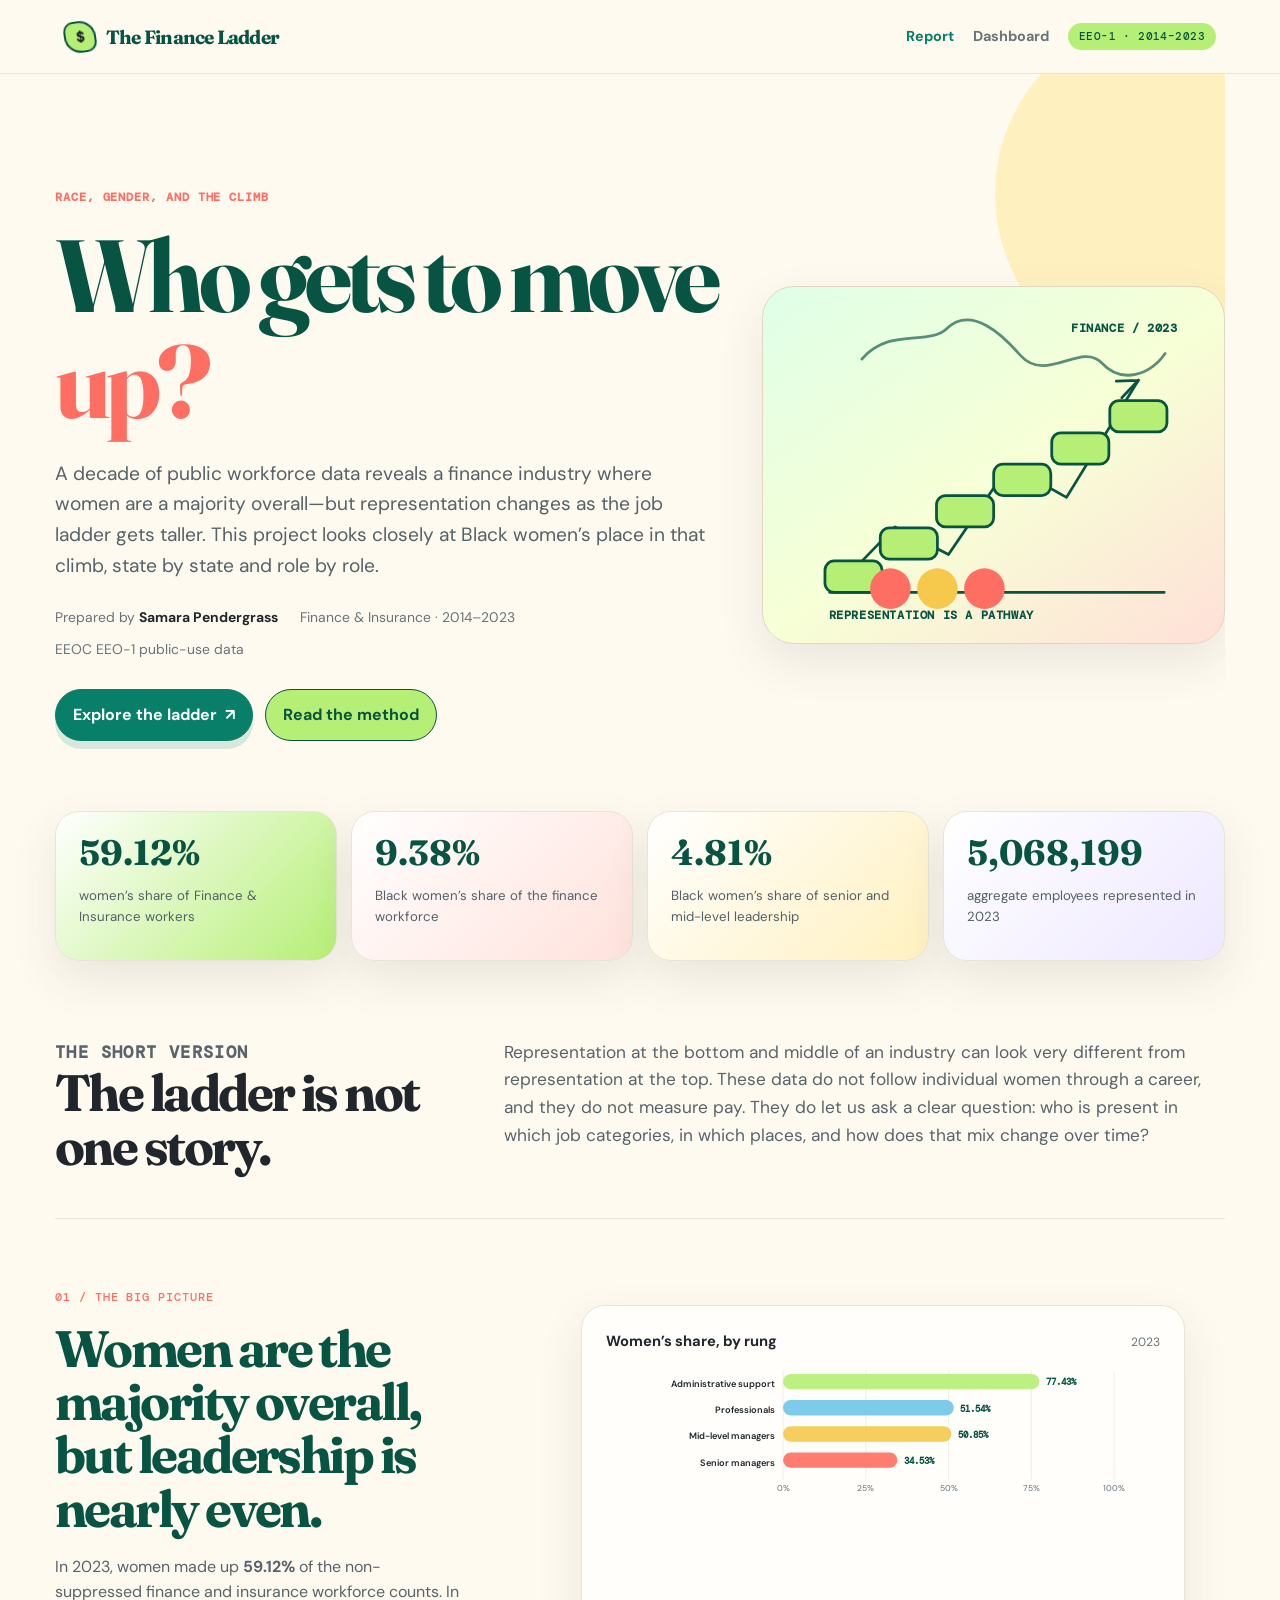
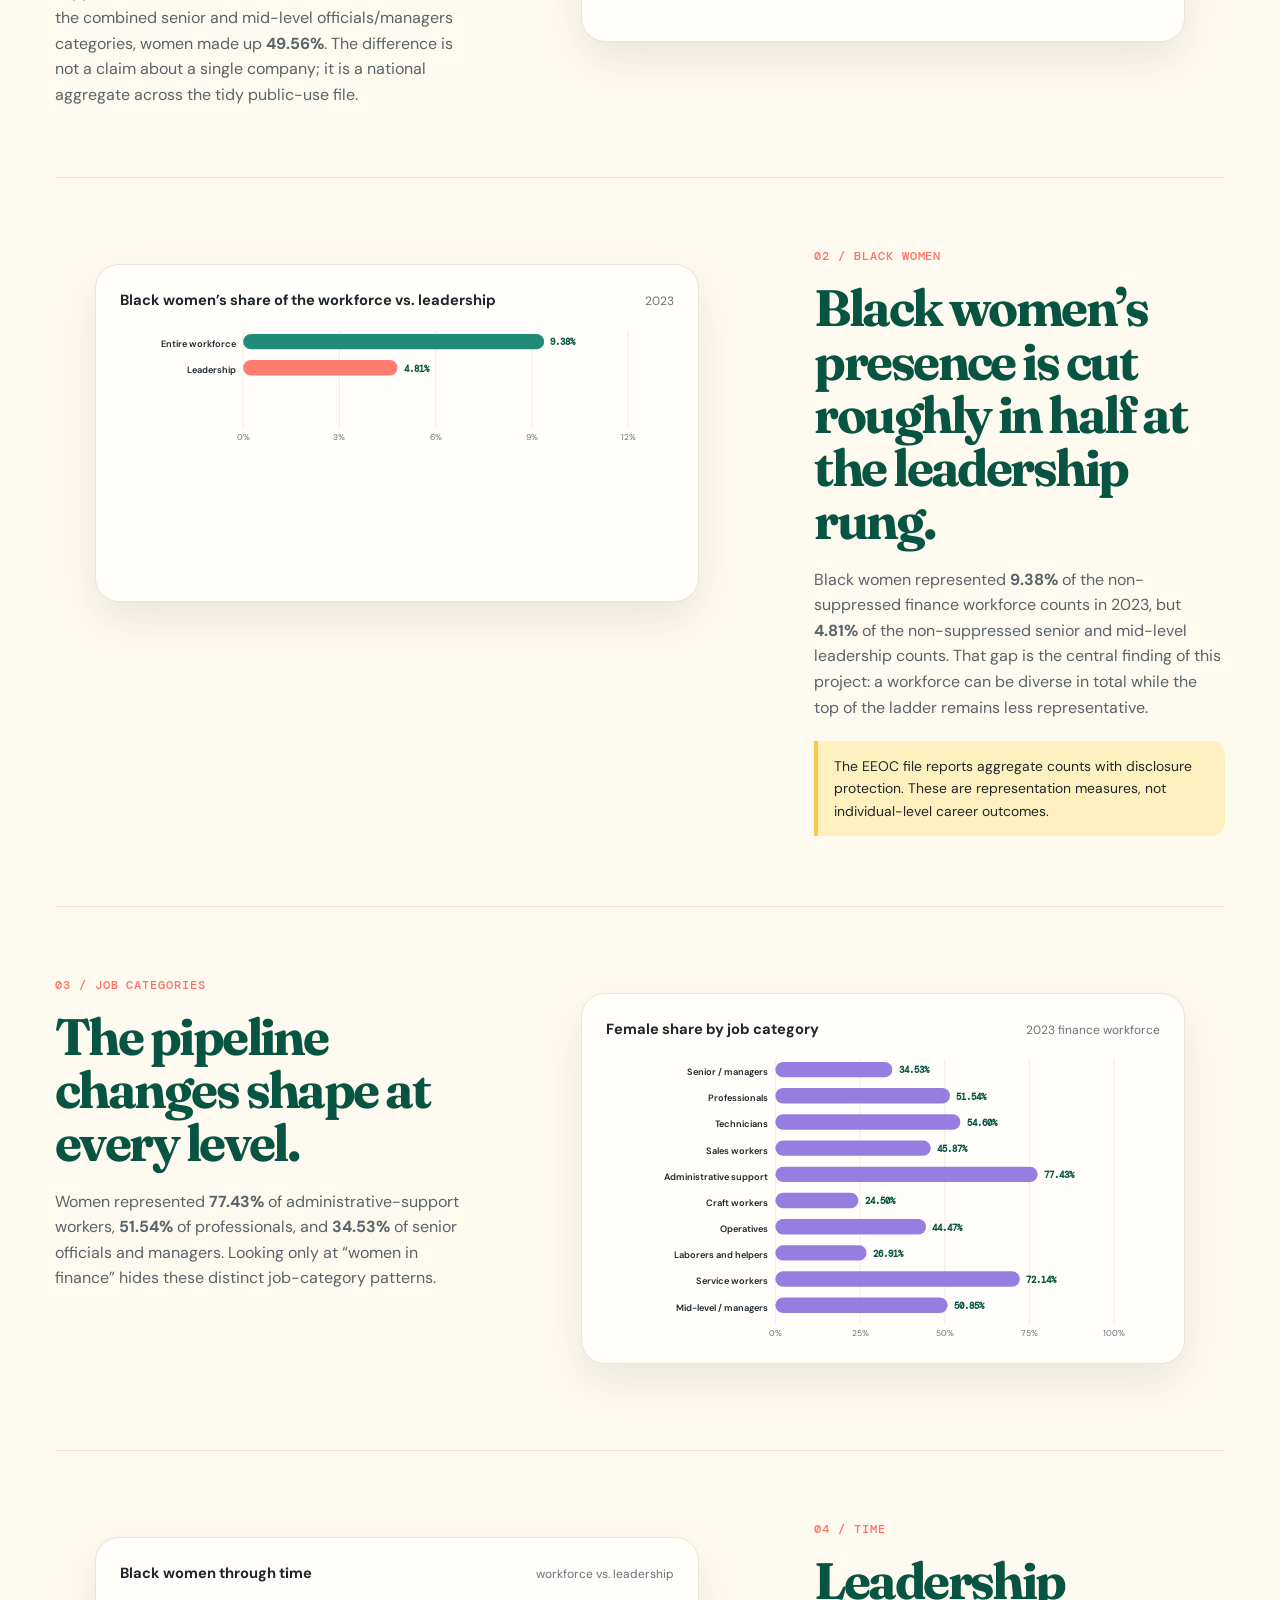
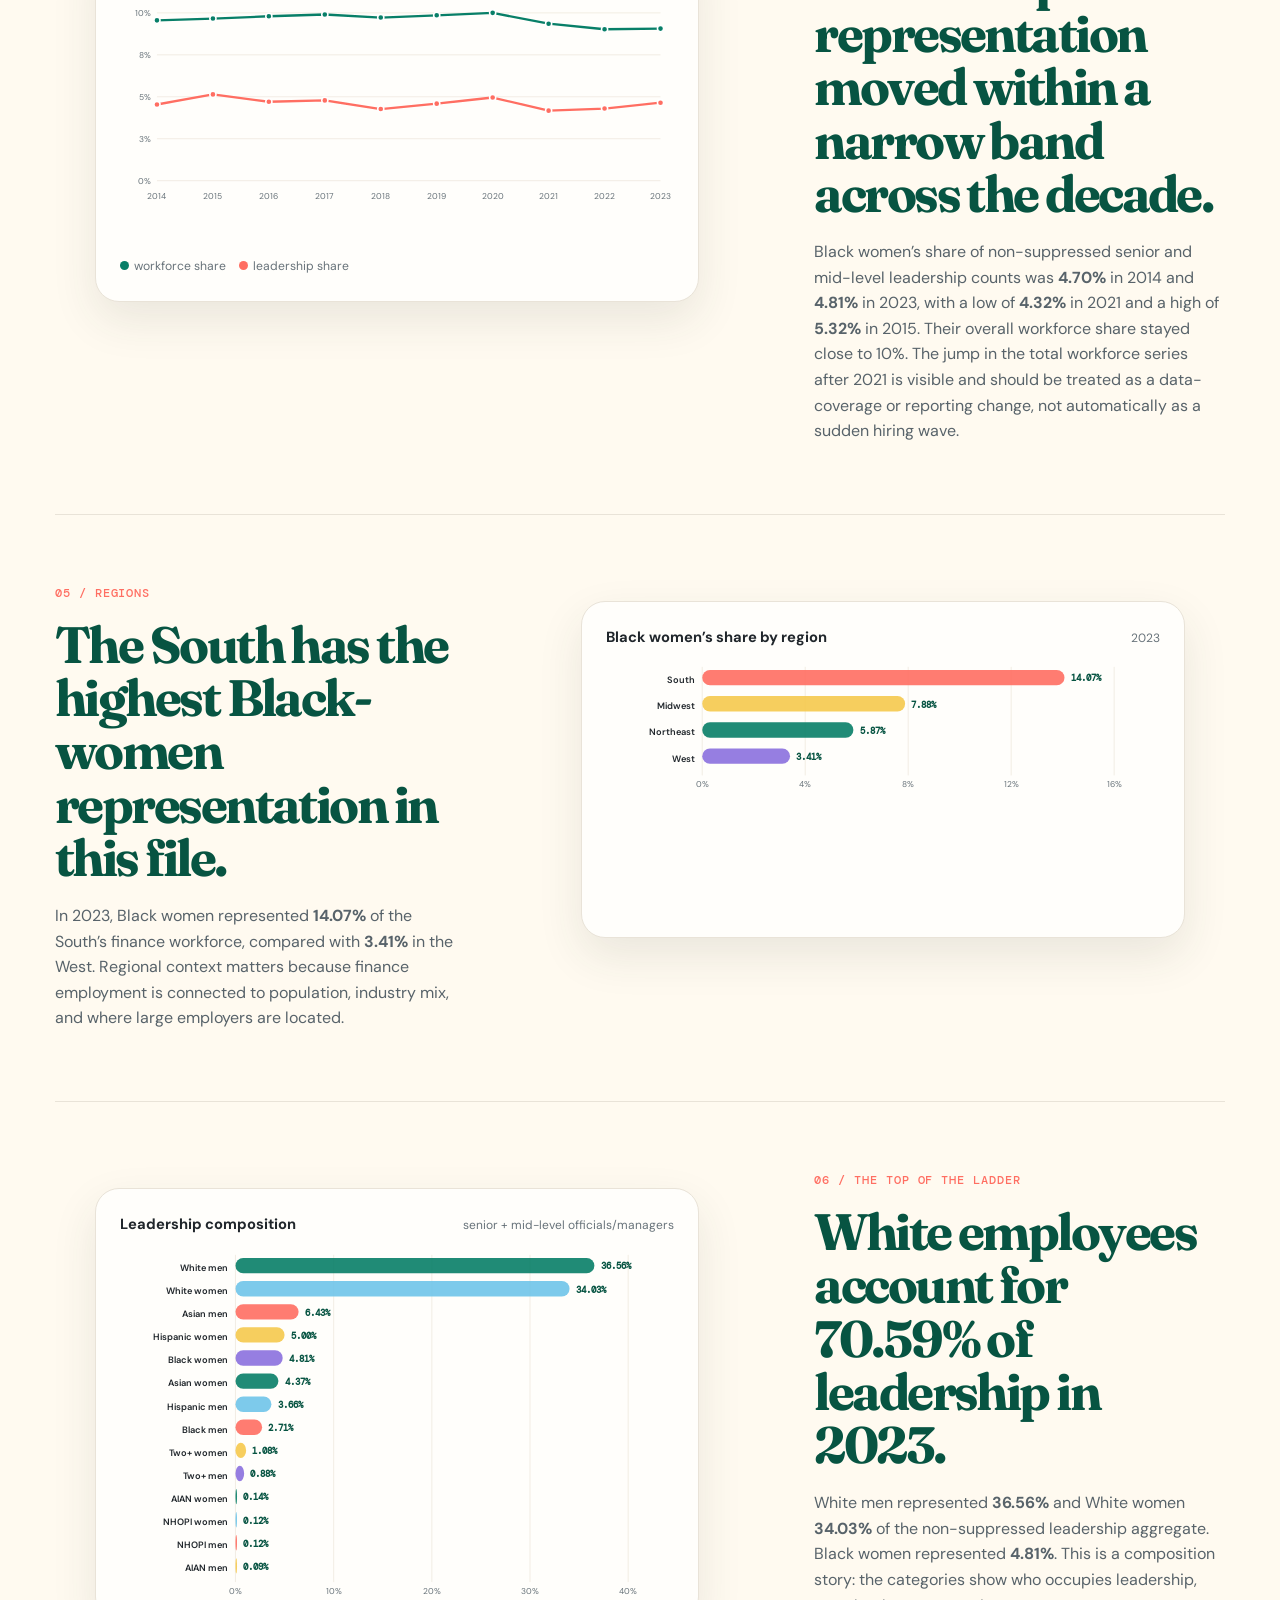
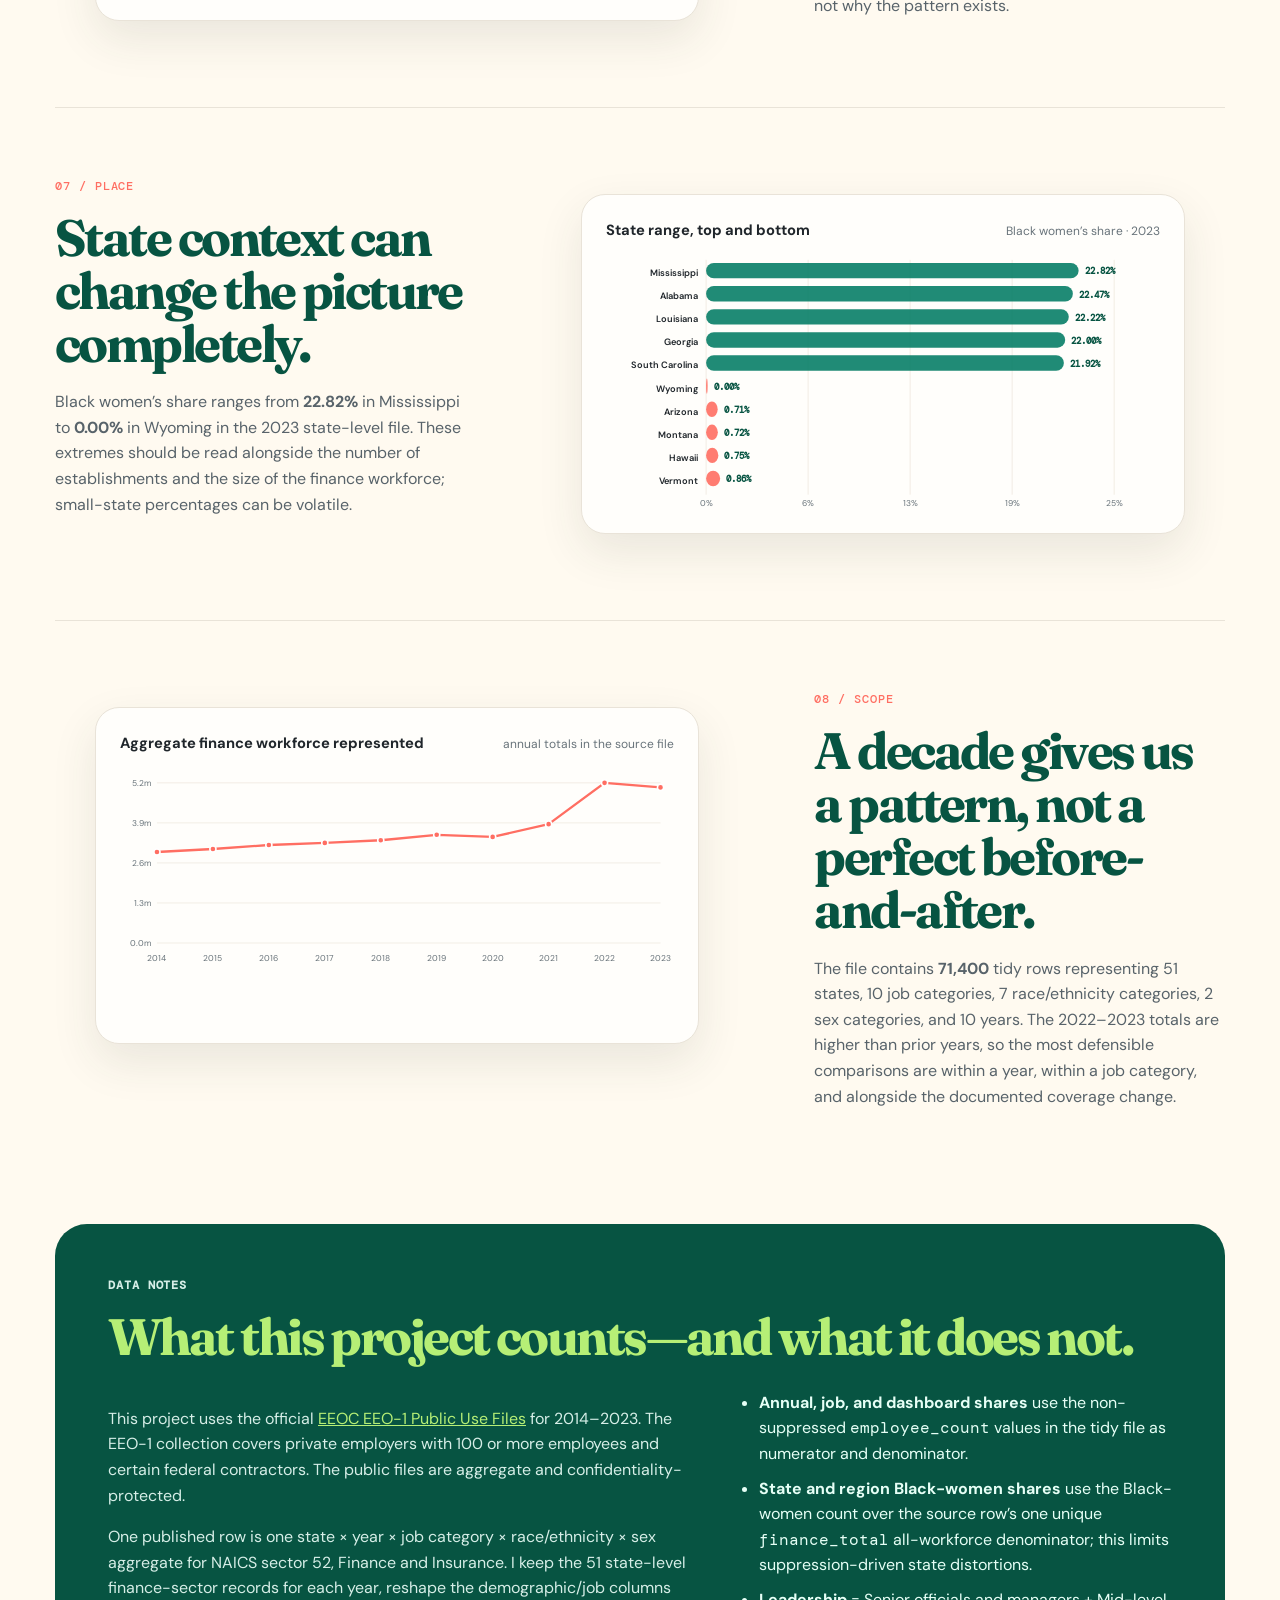
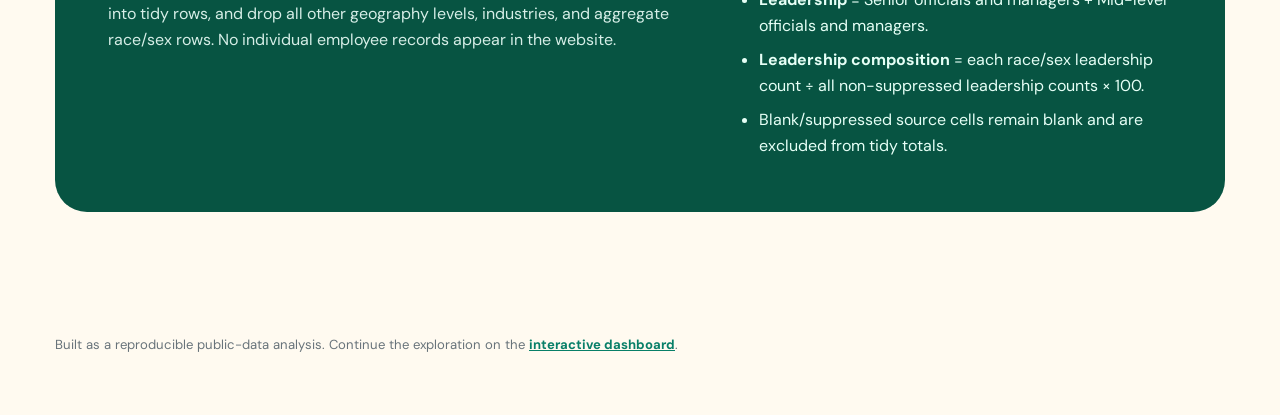
<file: index.html>
<!doctype html>
<html lang="en">
<head>
  <meta charset="utf-8">
  <meta name="viewport" content="width=device-width, initial-scale=1">
  <meta name="description" content="A visual analysis of race and gender representation in finance and insurance.">
  <title>The Finance Ladder — race and gender in finance</title>
  <link rel="stylesheet" href="styles.css">
</head>
<body>
  <nav class="site-nav">
    <a class="brand" href="index.html"><span class="brand-mark">$</span> The Finance Ladder</a>
    <div class="nav-links"><a class="active" href="index.html">Report</a><a href="dashboard.html">Dashboard</a><span class="nav-pill">EEO-1 · 2014–2023</span></div>
  </nav>

  <main class="page-shell">
    <header class="hero">
      <div>
        <p class="eyebrow">Race, gender, and the climb</p>
        <h1>Who gets to move <em>up?</em></h1>
        <p class="hero-copy">A decade of public workforce data reveals a finance industry where women are a majority overall—but representation changes as the job ladder gets taller. This project looks closely at Black women’s place in that climb, state by state and role by role.</p>
        <div class="byline"><span>Prepared by <strong>Samara Pendergrass</strong></span><span>Finance &amp; Insurance · 2014–2023</span><span>EEOC EEO-1 public-use data</span></div>
        <div class="button-row"><a class="button" href="dashboard.html">Explore the ladder <span aria-hidden="true">↗</span></a><a class="button secondary" href="#methodology">Read the method</a></div>
      </div>
      <div class="hero-art" aria-label="Illustration of a career ladder built from coins">
        <svg viewBox="0 0 470 355" role="img">
          <path class="art-line" d="M57 316 H420 M73 302 L128 245 L186 275 L252 178 L314 213 L392 86" stroke-width="5"></path>
          <path class="art-line" d="M392 86 L374 105 M392 86 L368 87" stroke-width="5"></path>
          <rect class="art-fill" x="52" y="282" width="62" height="34" rx="10"></rect>
          <rect class="art-fill" x="112" y="246" width="62" height="34" rx="10"></rect>
          <rect class="art-fill" x="173" y="211" width="62" height="34" rx="10"></rect>
          <rect class="art-fill" x="235" y="177" width="62" height="34" rx="10"></rect>
          <rect class="art-fill" x="298" y="143" width="62" height="34" rx="10"></rect>
          <rect class="art-fill" x="361" y="108" width="62" height="34" rx="10"></rect>
          <circle class="art-coral" cx="123" cy="312" r="22"></circle><circle class="art-gold" cx="174" cy="312" r="22"></circle><circle class="art-coral" cx="225" cy="312" r="22"></circle>
          <path class="art-line" d="M92 63 C122 28 164 49 184 30 C211 4 245 37 264 59 C292 90 330 44 352 67 C374 91 405 80 421 57" opacity=".65"></path>
          <text x="56" y="345">representation is a pathway</text>
          <text x="319" y="34">finance / 2023</text>
        </svg>
      </div>
    </header>

    <section class="headline-grid" aria-label="Headline numbers">
      <article class="stat-card"><div class="stat-value" data-stat="women_share">—</div><div class="stat-label">women’s share of Finance &amp; Insurance workers</div></article>
      <article class="stat-card"><div class="stat-value" data-stat="black_women_share">—</div><div class="stat-label">Black women’s share of the finance workforce</div></article>
      <article class="stat-card"><div class="stat-value" data-stat="black_women_leader_share">—</div><div class="stat-label">Black women’s share of senior and mid-level leadership</div></article>
      <article class="stat-card"><div class="stat-value" data-stat="latest_total">—</div><div class="stat-label">aggregate employees represented in 2023</div></article>
    </section>

    <section class="intro"><div><p class="eyebrow">The short version</p><h2>The ladder is not one story.</h2></div><p>Representation at the bottom and middle of an industry can look very different from representation at the top. These data do not follow individual women through a career, and they do not measure pay. They do let us ask a clear question: who is present in which job categories, in which places, and how does that mix change over time?</p></section>

    <section class="story-section" id="finding-1"><div class="story-text"><div class="story-index">01 / THE BIG PICTURE</div><h2>Women are the majority overall, but leadership is nearly even.</h2><p>In 2023, women made up <strong>59.12%</strong> of the non-suppressed finance and insurance workforce counts. In the combined senior and mid-level officials/managers categories, women made up <strong>49.56%</strong>. The difference is not a claim about a single company; it is a national aggregate across the tidy public-use file.</p></div><figure class="chart-card"><div class="chart-title"><strong>Women’s share, by rung</strong><span>2023</span></div><div class="chart-wrap" id="genderLadderChart"></div></figure></section>

    <section class="story-section reverse" id="finding-2"><div class="story-text"><div class="story-index">02 / BLACK WOMEN</div><h2>Black women’s presence is cut roughly in half at the leadership rung.</h2><p>Black women represented <strong>9.38%</strong> of the non-suppressed finance workforce counts in 2023, but <strong>4.81%</strong> of the non-suppressed senior and mid-level leadership counts. That gap is the central finding of this project: a workforce can be diverse in total while the top of the ladder remains less representative.</p><p class="aside-note">The EEOC file reports aggregate counts with disclosure protection. These are representation measures, not individual-level career outcomes.</p></div><figure class="chart-card"><div class="chart-title"><strong>Black women’s share of the workforce vs. leadership</strong><span>2023</span></div><div class="chart-wrap" id="blackWomenChart"></div></figure></section>

    <section class="story-section" id="finding-3"><div class="story-text"><div class="story-index">03 / JOB CATEGORIES</div><h2>The pipeline changes shape at every level.</h2><p>Women represented <strong>77.43%</strong> of administrative-support workers, <strong>51.54%</strong> of professionals, and <strong>34.53%</strong> of senior officials and managers. Looking only at “women in finance” hides these distinct job-category patterns.</p></div><figure class="chart-card"><div class="chart-title"><strong>Female share by job category</strong><span>2023 finance workforce</span></div><div class="chart-wrap" id="jobGenderChart"></div></figure></section>

    <section class="story-section reverse" id="finding-4"><div class="story-text"><div class="story-index">04 / TIME</div><h2>Leadership representation moved within a narrow band across the decade.</h2><p>Black women’s share of non-suppressed senior and mid-level leadership counts was <strong>4.70%</strong> in 2014 and <strong>4.81%</strong> in 2023, with a low of <strong>4.32%</strong> in 2021 and a high of <strong>5.32%</strong> in 2015. Their overall workforce share stayed close to 10%. The jump in the total workforce series after 2021 is visible and should be treated as a data-coverage or reporting change, not automatically as a sudden hiring wave.</p></div><figure class="chart-card"><div class="chart-title"><strong>Black women through time</strong><span>workforce vs. leadership</span></div><div class="chart-wrap" id="timeChart"></div><div class="legend"><span><i class="legend-dot" style="background:var(--emerald)"></i>workforce share</span><span><i class="legend-dot" style="background:var(--coral)"></i>leadership share</span></div></figure></section>

    <section class="story-section" id="finding-5"><div class="story-text"><div class="story-index">05 / REGIONS</div><h2>The South has the highest Black-women representation in this file.</h2><p>In 2023, Black women represented <strong>14.07%</strong> of the South’s finance workforce, compared with <strong>3.41%</strong> in the West. Regional context matters because finance employment is connected to population, industry mix, and where large employers are located.</p></div><figure class="chart-card"><div class="chart-title"><strong>Black women’s share by region</strong><span>2023</span></div><div class="chart-wrap" id="regionChart"></div></figure></section>

    <section class="story-section reverse" id="finding-6"><div class="story-text"><div class="story-index">06 / THE TOP OF THE LADDER</div><h2>White employees account for 70.59% of leadership in 2023.</h2><p>White men represented <strong>36.56%</strong> and White women <strong>34.03%</strong> of the non-suppressed leadership aggregate. Black women represented <strong>4.81%</strong>. This is a composition story: the categories show who occupies leadership, not why the pattern exists.</p></div><figure class="chart-card"><div class="chart-title"><strong>Leadership composition</strong><span>senior + mid-level officials/managers</span></div><div class="chart-wrap" id="leadershipChart"></div></figure></section>

    <section class="story-section" id="finding-7"><div class="story-text"><div class="story-index">07 / PLACE</div><h2>State context can change the picture completely.</h2><p>Black women’s share ranges from <strong>22.82%</strong> in Mississippi to <strong>0.00%</strong> in Wyoming in the 2023 state-level file. These extremes should be read alongside the number of establishments and the size of the finance workforce; small-state percentages can be volatile.</p></div><figure class="chart-card"><div class="chart-title"><strong>State range, top and bottom</strong><span>Black women’s share · 2023</span></div><div class="chart-wrap" id="stateChart"></div></figure></section>

    <section class="story-section reverse" id="finding-8"><div class="story-text"><div class="story-index">08 / SCOPE</div><h2>A decade gives us a pattern, not a perfect before-and-after.</h2><p>The file contains <strong>71,400</strong> tidy rows representing 51 states, 10 job categories, 7 race/ethnicity categories, 2 sex categories, and 10 years. The 2022–2023 totals are higher than prior years, so the most defensible comparisons are within a year, within a job category, and alongside the documented coverage change.</p></div><figure class="chart-card"><div class="chart-title"><strong>Aggregate finance workforce represented</strong><span>annual totals in the source file</span></div><div class="chart-wrap" id="scopeChart"></div></figure></section>

    <section class="methodology" id="methodology"><p class="eyebrow">Data notes</p><h2>What this project counts—and what it does not.</h2><div class="methodology-grid"><div><p>This project uses the official <a class="source-link" href="https://www.eeoc.gov/data/eeo-1-employer-information-report-statistics" target="_blank" rel="noreferrer">EEOC EEO-1 Public Use Files</a> for 2014–2023. The EEO-1 collection covers private employers with 100 or more employees and certain federal contractors. The public files are aggregate and confidentiality-protected.</p><p>One published row is one state × year × job category × race/ethnicity × sex aggregate for NAICS sector 52, Finance and Insurance. I keep the 51 state-level finance-sector records for each year, reshape the demographic/job columns into tidy rows, and drop all other geography levels, industries, and aggregate race/sex rows. No individual employee records appear in the website.</p></div><ul><li><strong>Annual, job, and dashboard shares</strong> use the non-suppressed <code>employee_count</code> values in the tidy file as numerator and denominator.</li><li><strong>State and region Black-women shares</strong> use the Black-women count over the source row’s one unique <code>finance_total</code> all-workforce denominator; this limits suppression-driven state distortions.</li><li><strong>Leadership</strong> = Senior officials and managers + Mid-level officials and managers.</li><li><strong>Leadership composition</strong> = each race/sex leadership count ÷ all non-suppressed leadership counts × 100.</li><li>Blank/suppressed source cells remain blank and are excluded from tidy totals.</li></ul></div></section>

    <footer class="footer">Built as a reproducible public-data analysis. Continue the exploration on the <a href="dashboard.html">interactive dashboard</a>.</footer>
  </main>
  <script src="report.js" defer></script>
</body>
</html>
</file>
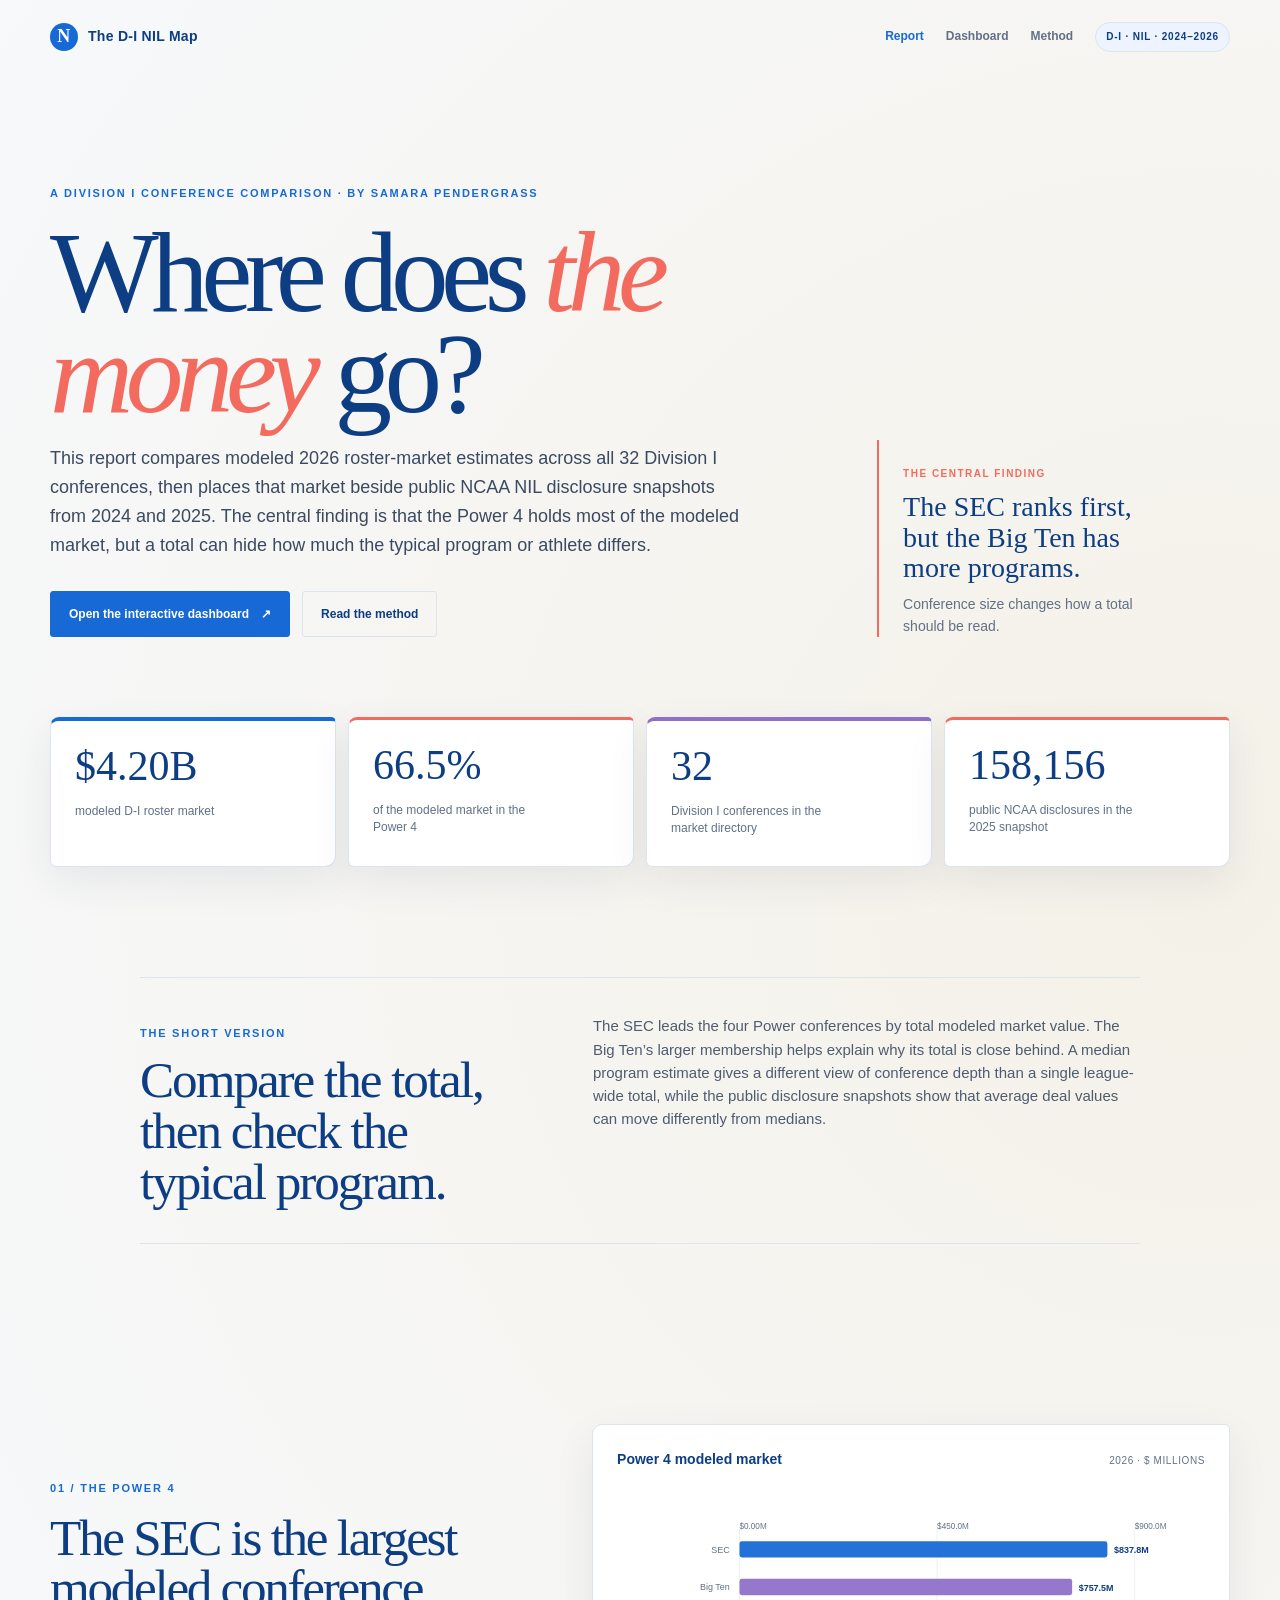
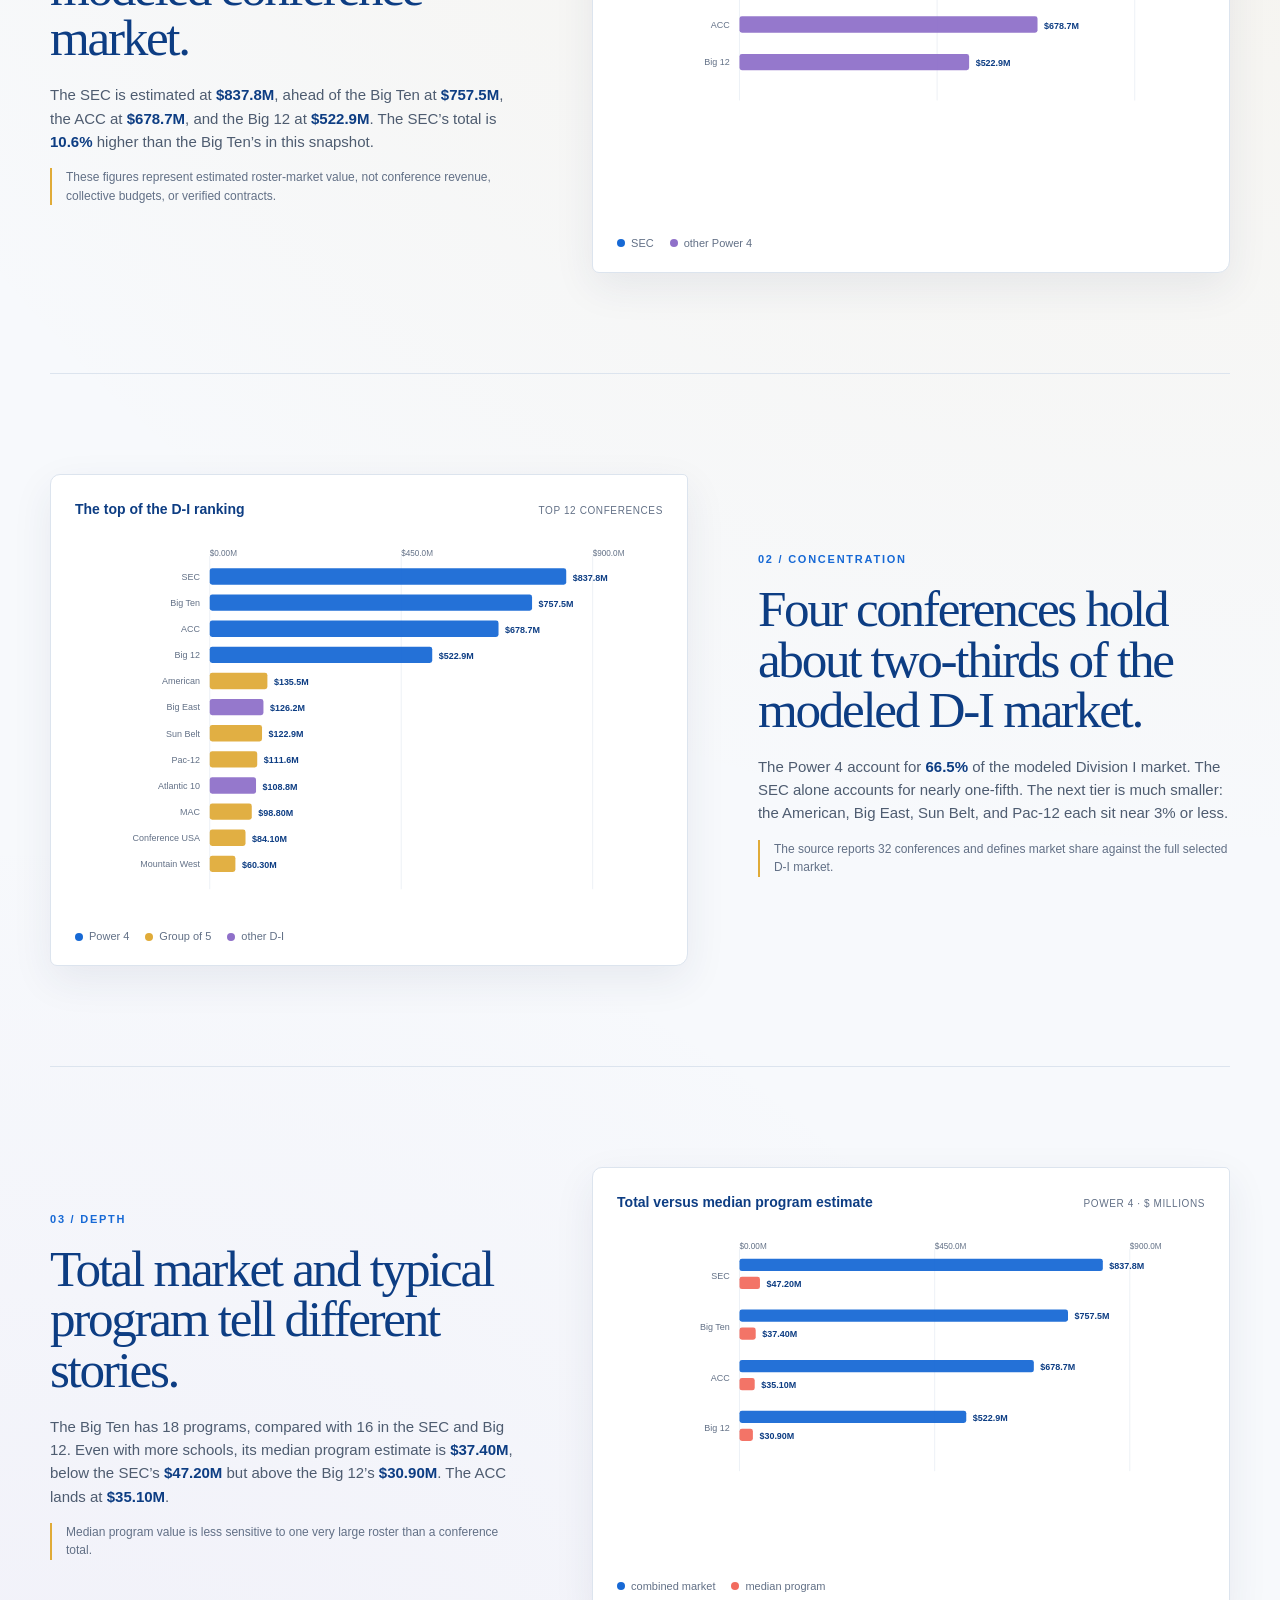
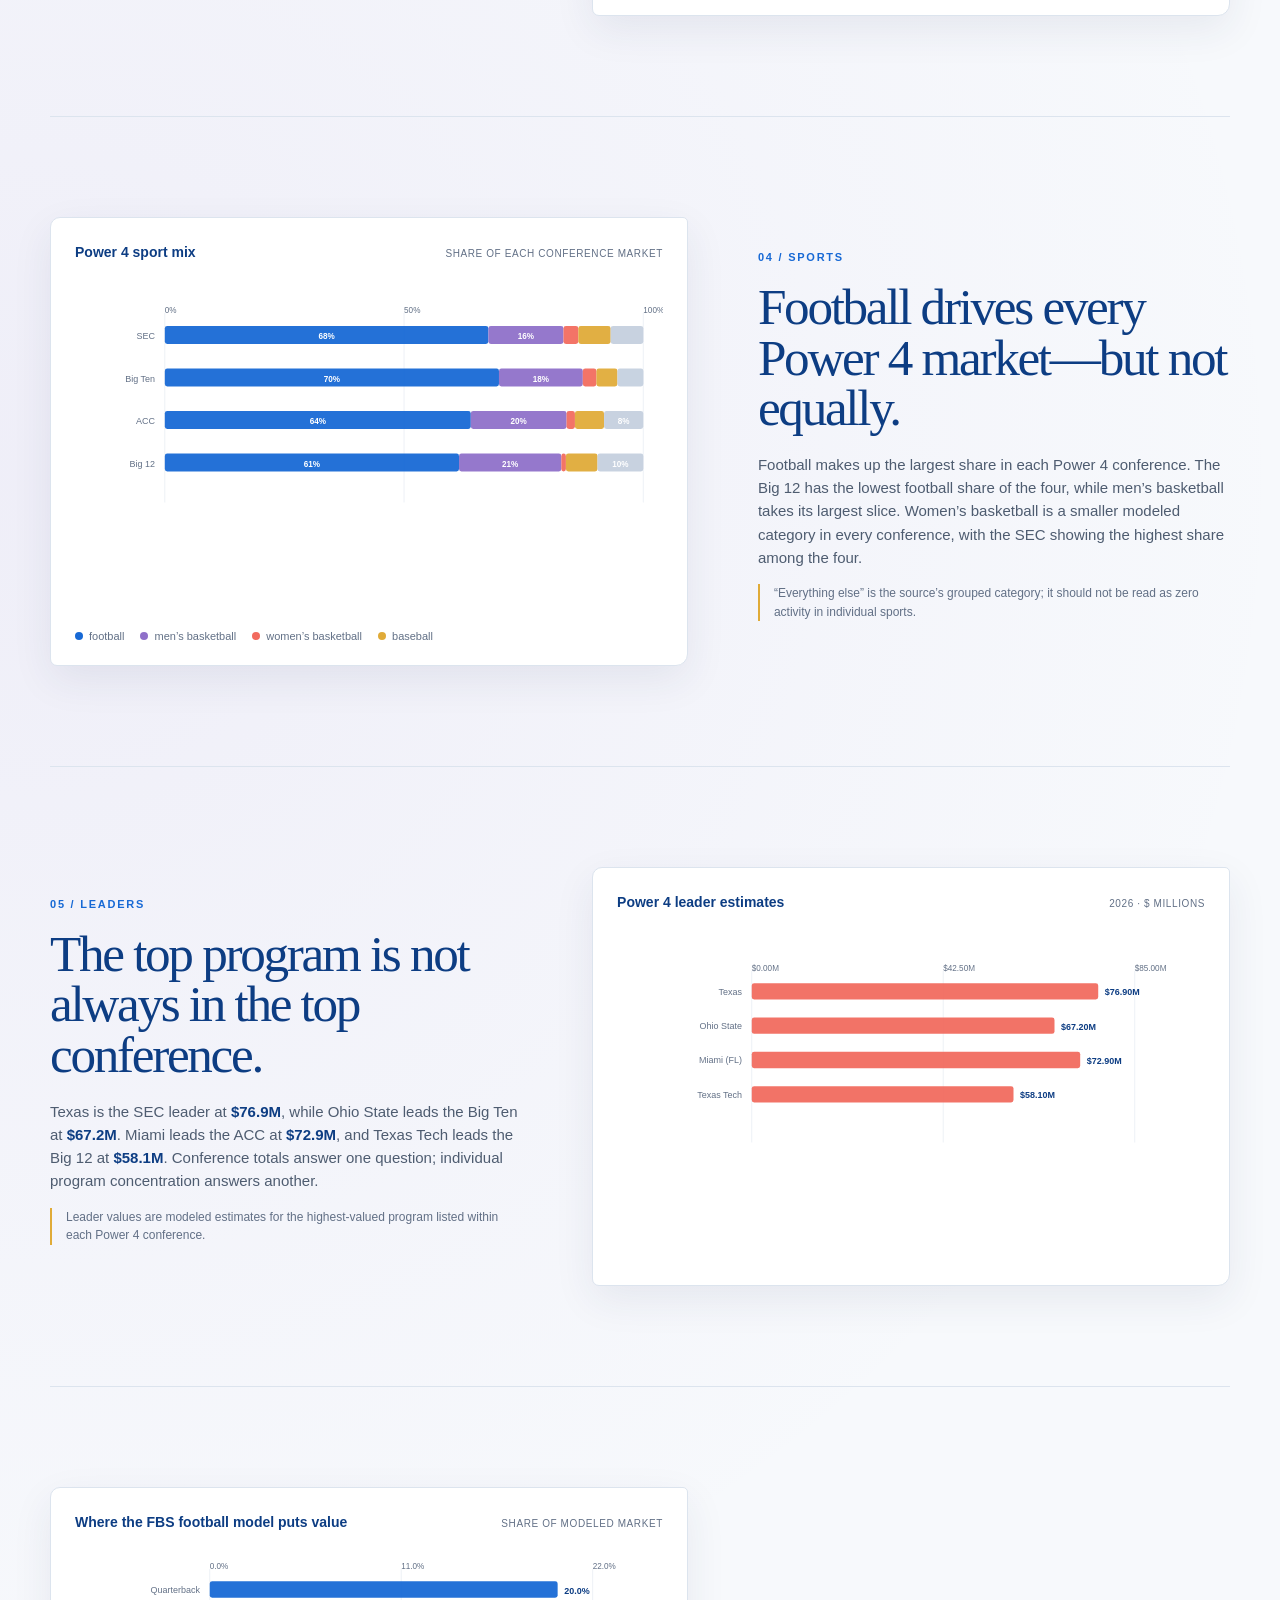
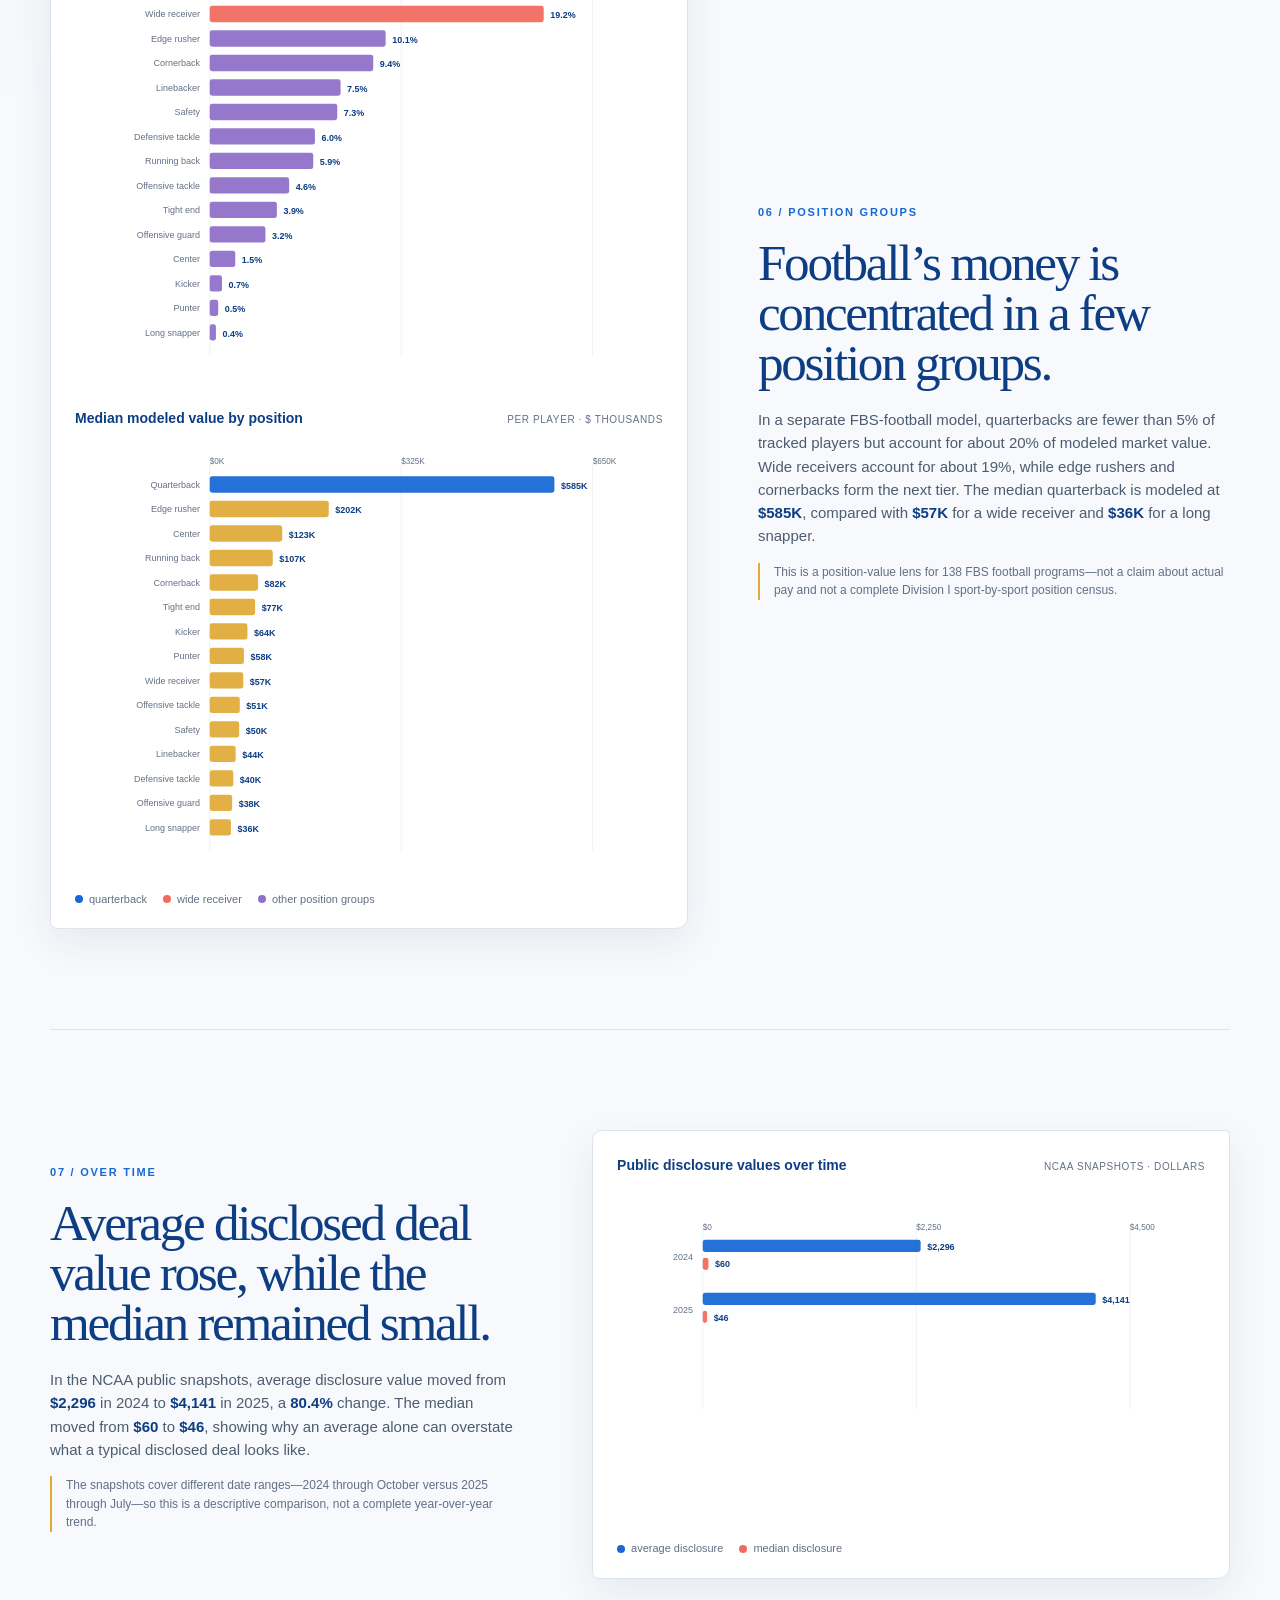
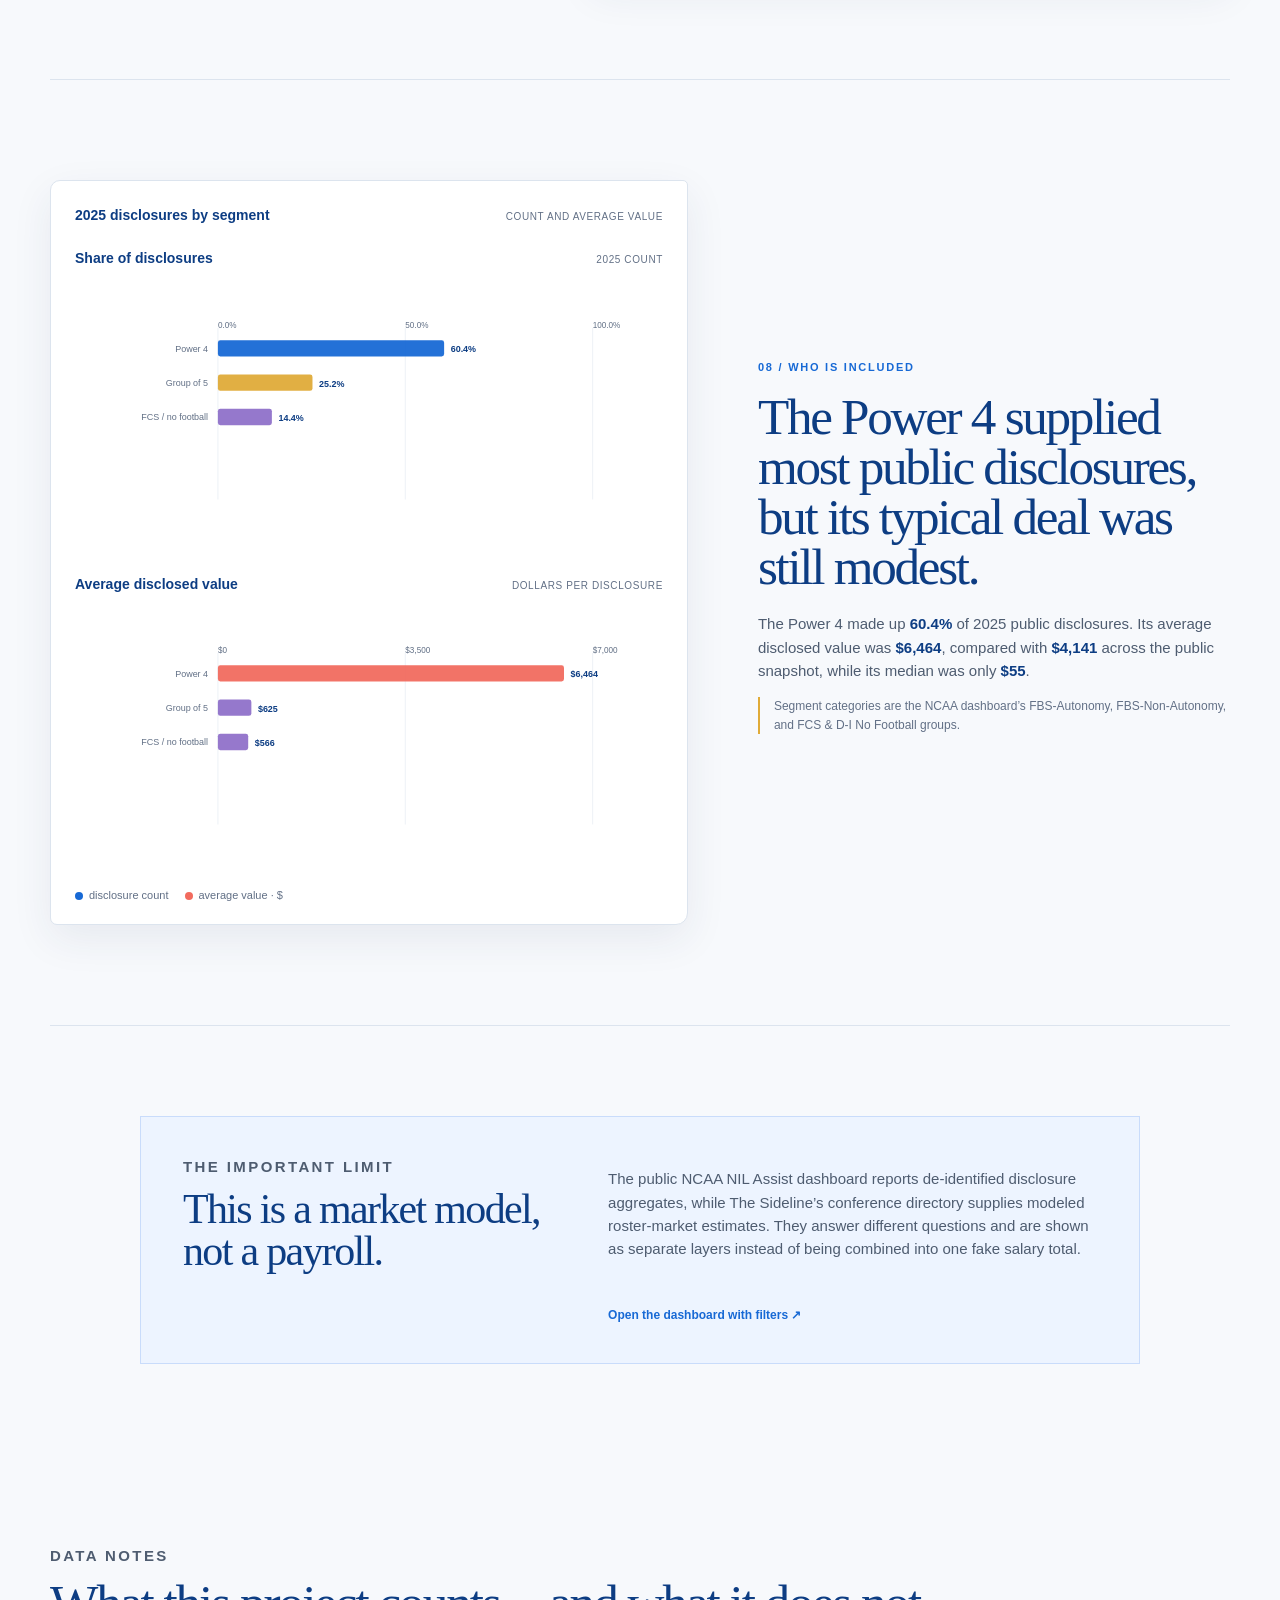
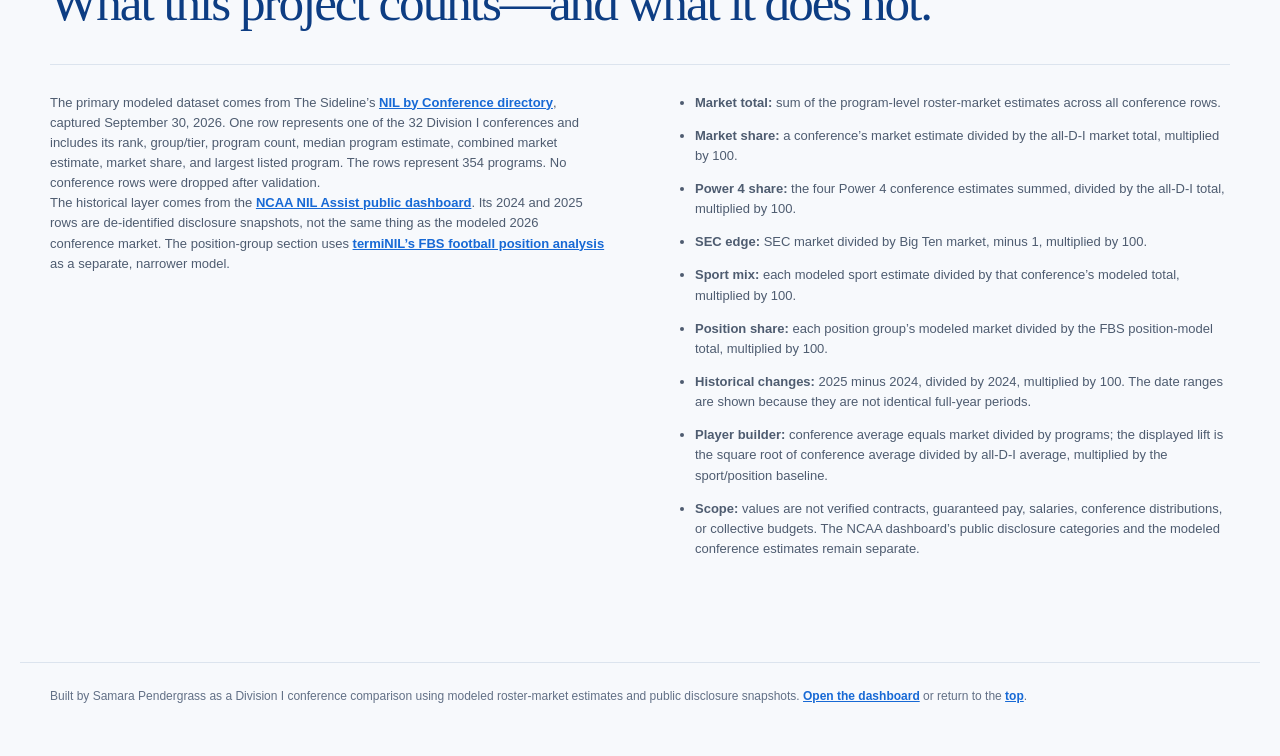
<file: nil-conference-analysis/index.html>
<!doctype html>
<html lang="en">
<head>
  <meta charset="utf-8">
  <meta name="viewport" content="width=device-width, initial-scale=1">
  <meta name="description" content="A Division I-only comparison of modeled NIL roster markets and public NIL disclosure snapshots.">
  <title>The D-I NIL Map — conference market comparison</title>
  <link rel="stylesheet" href="styles.css?v=7">
</head>
<body class="fun-report">
  <nav class="site-nav">
    <a class="brand" href="index.html"><span class="brand-mark">N</span><span>The D-I NIL Map</span></a>
    <div class="nav-links"><a class="active" href="#top">Report</a><a href="dashboard.html">Dashboard</a><a href="#methodology">Method</a><span class="nav-pill">D-I · NIL · 2024–2026</span></div>
  </nav>

  <main id="top">
    <section class="hero">
      <div class="hero-copy">
        <p class="eyebrow">A Division I conference comparison · By Samara Pendergrass</p>
        <h1>Where does <em>the money</em> go?</h1>
        <p class="dek">This report compares modeled 2026 roster-market estimates across all 32 Division I conferences, then places that market beside public NCAA NIL disclosure snapshots from 2024 and 2025. The central finding is that the Power 4 holds most of the modeled market, but a total can hide how much the typical program or athlete differs.</p>
        <div class="button-row"><a class="button" href="dashboard.html">Open the interactive dashboard <span aria-hidden="true">↗</span></a><a class="button secondary" href="#methodology">Read the method</a></div>
      </div>
      <div class="hero-note"><span class="hero-note-kicker">The central finding</span><strong>The SEC ranks first, but the Big Ten has more programs.</strong><span>Conference size changes how a total should be read.</span></div>
    </section>

    <section class="stat-grid" aria-label="Headline figures">
      <article class="stat-card"><div class="stat-value" data-stat="market_total">—</div><div class="stat-label">modeled D-I roster market</div></article>
      <article class="stat-card accent"><div class="stat-value" data-stat="p4_share">—</div><div class="stat-label">of the modeled market in the Power 4</div></article>
      <article class="stat-card"><div class="stat-value" data-stat="conference_count">—</div><div class="stat-label">Division I conferences in the market directory</div></article>
      <article class="stat-card accent"><div class="stat-value" data-stat="disclosure_count">—</div><div class="stat-label">public NCAA disclosures in the 2025 snapshot</div></article>
    </section>

    <section class="intro"><div><p class="eyebrow">The short version</p><h2>Compare the total, then check the typical program.</h2></div><p>The SEC leads the four Power conferences by total modeled market value. The Big Ten’s larger membership helps explain why its total is close behind. A median program estimate gives a different view of conference depth than a single league-wide total, while the public disclosure snapshots show that average deal values can move differently from medians.</p></section>

    <section class="story-section" id="finding-1">
      <div class="story-text"><div class="story-index">01 / THE POWER 4</div><h2>The SEC is the largest modeled conference market.</h2><p>The SEC is estimated at <strong data-stat="sec_market">—</strong>, ahead of the Big Ten at <strong data-stat="big_ten_market">—</strong>, the ACC at <strong data-stat="acc_market">—</strong>, and the Big 12 at <strong data-stat="big12_market">—</strong>. The SEC’s total is <strong data-stat="sec_edge">—</strong> higher than the Big Ten’s in this snapshot.</p><p class="aside-note">These figures represent estimated roster-market value, not conference revenue, collective budgets, or verified contracts.</p></div>
      <figure class="chart-card"><div class="chart-title"><strong>Power 4 modeled market</strong><span>2026 · $ millions</span></div><div class="chart-wrap tall" id="conferenceChart"></div><div class="legend"><span><i class="legend-dot" style="background:var(--blue)"></i>SEC</span><span><i class="legend-dot" style="background:var(--violet)"></i>other Power 4</span></div></figure>
    </section>

    <section class="story-section reverse" id="finding-2">
      <div class="story-text"><div class="story-index">02 / CONCENTRATION</div><h2>Four conferences hold about two-thirds of the modeled D-I market.</h2><p>The Power 4 account for <strong data-stat="p4_share">—</strong> of the modeled Division I market. The SEC alone accounts for nearly one-fifth. The next tier is much smaller: the American, Big East, Sun Belt, and Pac-12 each sit near 3% or less.</p><p class="aside-note">The source reports 32 conferences and defines market share against the full selected D-I market.</p></div>
      <figure class="chart-card"><div class="chart-title"><strong>The top of the D-I ranking</strong><span>top 12 conferences</span></div><div class="chart-wrap tall" id="fullRankingChart"></div><div class="legend"><span><i class="legend-dot" style="background:var(--blue)"></i>Power 4</span><span><i class="legend-dot" style="background:var(--gold)"></i>Group of 5</span><span><i class="legend-dot" style="background:var(--violet)"></i>other D-I</span></div></figure>
    </section>

    <section class="story-section" id="finding-3">
      <div class="story-text"><div class="story-index">03 / DEPTH</div><h2>Total market and typical program tell different stories.</h2><p>The Big Ten has 18 programs, compared with 16 in the SEC and Big 12. Even with more schools, its median program estimate is <strong data-stat="big_ten_median">—</strong>, below the SEC’s <strong data-stat="sec_median">—</strong> but above the Big 12’s <strong data-stat="big12_median">—</strong>. The ACC lands at <strong data-stat="acc_median">—</strong>.</p><p class="aside-note">Median program value is less sensitive to one very large roster than a conference total.</p></div>
      <figure class="chart-card"><div class="chart-title"><strong>Total versus median program estimate</strong><span>Power 4 · $ millions</span></div><div class="chart-wrap tall" id="medianChart"></div><div class="legend"><span><i class="legend-dot" style="background:var(--blue)"></i>combined market</span><span><i class="legend-dot" style="background:var(--coral)"></i>median program</span></div></figure>
    </section>

    <section class="story-section reverse" id="finding-4">
      <div class="story-text"><div class="story-index">04 / SPORTS</div><h2>Football drives every Power 4 market—but not equally.</h2><p>Football makes up the largest share in each Power 4 conference. The Big 12 has the lowest football share of the four, while men’s basketball takes its largest slice. Women’s basketball is a smaller modeled category in every conference, with the SEC showing the highest share among the four.</p><p class="aside-note">“Everything else” is the source’s grouped category; it should not be read as zero activity in individual sports.</p></div>
      <figure class="chart-card"><div class="chart-title"><strong>Power 4 sport mix</strong><span>share of each conference market</span></div><div class="chart-wrap tall" id="sportMixChart"></div><div class="legend"><span><i class="legend-dot" style="background:var(--blue)"></i>football</span><span><i class="legend-dot" style="background:var(--violet)"></i>men’s basketball</span><span><i class="legend-dot" style="background:var(--coral)"></i>women’s basketball</span><span><i class="legend-dot" style="background:var(--gold)"></i>baseball</span></div></figure>
    </section>

    <section class="story-section" id="finding-5">
      <div class="story-text"><div class="story-index">05 / LEADERS</div><h2>The top program is not always in the top conference.</h2><p>Texas is the SEC leader at <strong>$76.9M</strong>, while Ohio State leads the Big Ten at <strong>$67.2M</strong>. Miami leads the ACC at <strong>$72.9M</strong>, and Texas Tech leads the Big 12 at <strong>$58.1M</strong>. Conference totals answer one question; individual program concentration answers another.</p><p class="aside-note">Leader values are modeled estimates for the highest-valued program listed within each Power 4 conference.</p></div>
      <figure class="chart-card"><div class="chart-title"><strong>Power 4 leader estimates</strong><span>2026 · $ millions</span></div><div class="chart-wrap tall" id="leaderChart"></div></figure>
    </section>

    <section class="story-section reverse" id="finding-6">
      <div class="story-text"><div class="story-index">06 / POSITION GROUPS</div><h2>Football’s money is concentrated in a few position groups.</h2><p>In a separate FBS-football model, quarterbacks are fewer than 5% of tracked players but account for about 20% of modeled market value. Wide receivers account for about 19%, while edge rushers and cornerbacks form the next tier. The median quarterback is modeled at <strong>$585K</strong>, compared with <strong>$57K</strong> for a wide receiver and <strong>$36K</strong> for a long snapper.</p><p class="aside-note">This is a position-value lens for 138 FBS football programs—not a claim about actual pay and not a complete Division I sport-by-sport position census.</p></div>
      <figure class="chart-card"><div class="chart-title"><strong>Where the FBS football model puts value</strong><span>share of modeled market</span></div><div class="chart-wrap" id="positionMarketChart"></div><div class="chart-title chart-subtitle"><strong>Median modeled value by position</strong><span>per player · $ thousands</span></div><div class="chart-wrap" id="positionMedianChart"></div><div class="legend"><span><i class="legend-dot" style="background:var(--blue)"></i>quarterback</span><span><i class="legend-dot" style="background:var(--coral)"></i>wide receiver</span><span><i class="legend-dot" style="background:var(--violet)"></i>other position groups</span></div></figure>
    </section>

    <section class="story-section" id="finding-7">
      <div class="story-text"><div class="story-index">07 / OVER TIME</div><h2>Average disclosed deal value rose, while the median remained small.</h2><p>In the NCAA public snapshots, average disclosure value moved from <strong data-stat="disclosure_avg_2024">—</strong> in 2024 to <strong data-stat="disclosure_avg_2025">—</strong> in 2025, a <strong data-stat="disclosure_avg_change">—</strong> change. The median moved from <strong data-stat="disclosure_median_2024">—</strong> to <strong data-stat="disclosure_median_2025">—</strong>, showing why an average alone can overstate what a typical disclosed deal looks like.</p><p class="aside-note">The snapshots cover different date ranges—2024 through October versus 2025 through July—so this is a descriptive comparison, not a complete year-over-year trend.</p></div>
      <figure class="chart-card"><div class="chart-title"><strong>Public disclosure values over time</strong><span>NCAA snapshots · dollars</span></div><div class="chart-wrap tall" id="disclosureTrendChart"></div><div class="legend"><span><i class="legend-dot" style="background:var(--blue)"></i>average disclosure</span><span><i class="legend-dot" style="background:var(--coral)"></i>median disclosure</span></div></figure>
    </section>

    <section class="story-section reverse" id="finding-8">
      <div class="story-text"><div class="story-index">08 / WHO IS INCLUDED</div><h2>The Power 4 supplied most public disclosures, but its typical deal was still modest.</h2><p>The Power 4 made up <strong data-stat="p4_disclosure_share">—</strong> of 2025 public disclosures. Its average disclosed value was <strong data-stat="p4_disclosure_average">—</strong>, compared with <strong data-stat="all_disclosure_average">—</strong> across the public snapshot, while its median was only <strong data-stat="p4_disclosure_median">—</strong>.</p><p class="aside-note">Segment categories are the NCAA dashboard’s FBS-Autonomy, FBS-Non-Autonomy, and FCS &amp; D-I No Football groups.</p></div>
      <figure class="chart-card"><div class="chart-title"><strong>2025 disclosures by segment</strong><span>count and average value</span></div><div class="chart-wrap tall" id="segmentChart"></div><div class="legend"><span><i class="legend-dot" style="background:var(--blue)"></i>disclosure count</span><span><i class="legend-dot" style="background:var(--coral)"></i>average value · $</span></div></figure>
    </section>

    <section class="scope-band"><div><p class="eyebrow">The important limit</p><h2>This is a market model, not a payroll.</h2></div><p>The public NCAA NIL Assist dashboard reports de-identified disclosure aggregates, while The Sideline’s conference directory supplies modeled roster-market estimates. They answer different questions and are shown as separate layers instead of being combined into one fake salary total.</p><a class="text-link" href="dashboard.html">Open the dashboard with filters ↗</a></section>

    <section class="methodology" id="methodology">
      <p class="eyebrow">Data notes</p><h2>What this project counts—and what it does not.</h2>
      <div class="methodology-grid">
        <div>
          <p>The primary modeled dataset comes from The Sideline’s <a class="source-link" href="https://thesideline.co/nil-tracker/conferences" target="_blank" rel="noreferrer">NIL by Conference directory</a>, captured September 30, 2026. One row represents one of the 32 Division I conferences and includes its rank, group/tier, program count, median program estimate, combined market estimate, market share, and largest listed program. The rows represent 354 programs. No conference rows were dropped after validation.</p>
          <p>The historical layer comes from the <a class="source-link" href="https://nilassist.ncaa.org/data-dashboard/" target="_blank" rel="noreferrer">NCAA NIL Assist public dashboard</a>. Its 2024 and 2025 rows are de-identified disclosure snapshots, not the same thing as the modeled 2026 conference market. The position-group section uses <a class="source-link" href="https://www.terminil.com/blog/lowest-nil-value-college-football-roster" target="_blank" rel="noreferrer">termiNIL’s FBS football position analysis</a> as a separate, narrower model.</p>
        </div>
        <ul>
          <li><strong>Market total:</strong> sum of the program-level roster-market estimates across all conference rows.</li>
          <li><strong>Market share:</strong> a conference’s market estimate divided by the all-D-I market total, multiplied by 100.</li>
          <li><strong>Power 4 share:</strong> the four Power 4 conference estimates summed, divided by the all-D-I total, multiplied by 100.</li>
          <li><strong>SEC edge:</strong> SEC market divided by Big Ten market, minus 1, multiplied by 100.</li>
          <li><strong>Sport mix:</strong> each modeled sport estimate divided by that conference’s modeled total, multiplied by 100.</li>
          <li><strong>Position share:</strong> each position group’s modeled market divided by the FBS position-model total, multiplied by 100.</li>
          <li><strong>Historical changes:</strong> 2025 minus 2024, divided by 2024, multiplied by 100. The date ranges are shown because they are not identical full-year periods.</li>
          <li><strong>Player builder:</strong> conference average equals market divided by programs; the displayed lift is the square root of conference average divided by all-D-I average, multiplied by the sport/position baseline.</li>
          <li><strong>Scope:</strong> values are not verified contracts, guaranteed pay, salaries, conference distributions, or collective budgets. The NCAA dashboard’s public disclosure categories and the modeled conference estimates remain separate.</li>
        </ul>
      </div>
    </section>
  </main>
  <footer class="footer">Built by Samara Pendergrass as a Division I conference comparison using modeled roster-market estimates and public disclosure snapshots. <a href="dashboard.html">Open the dashboard</a> or return to the <a href="#top">top</a>.</footer>
  <script src="data/nil_data.js?v=7"></script>
  <script src="data/nil_history.js?v=1"></script>
  <script src="report.js?v=7"></script>
</body>
</html>
</file>
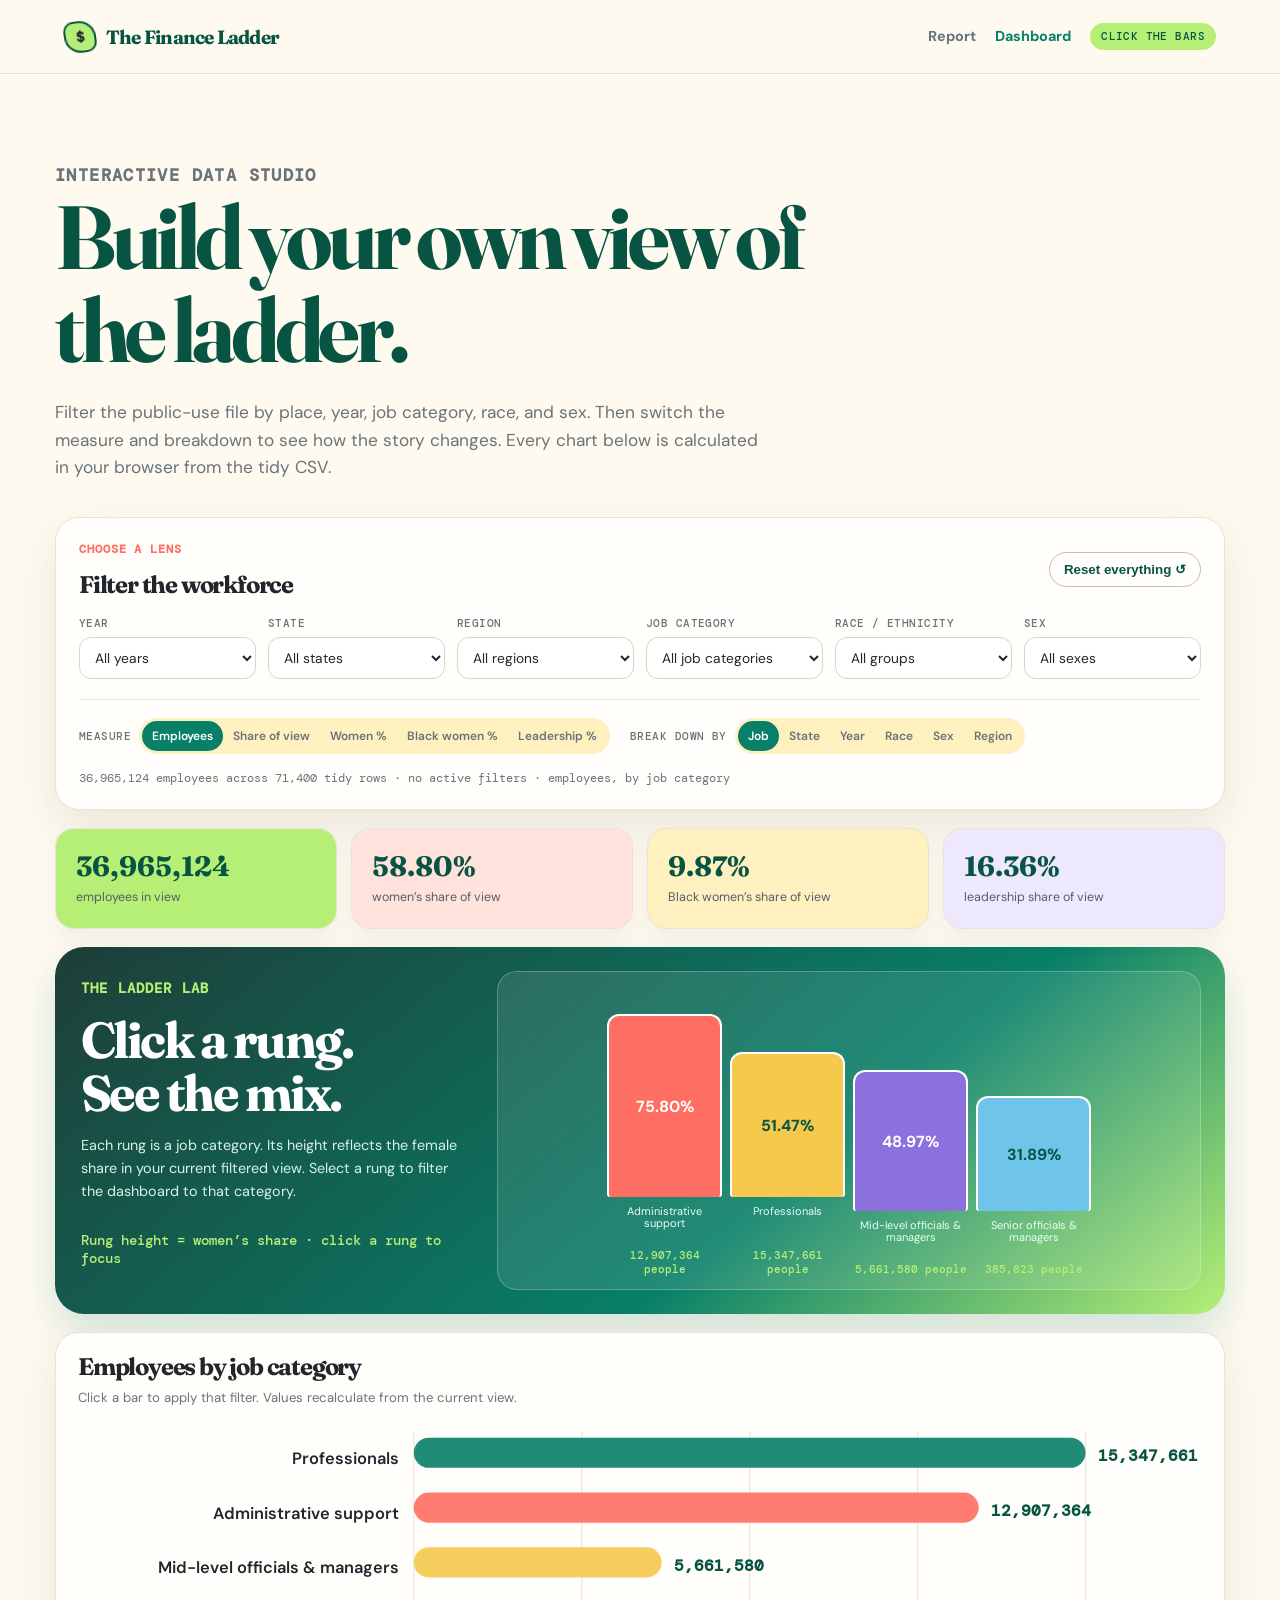
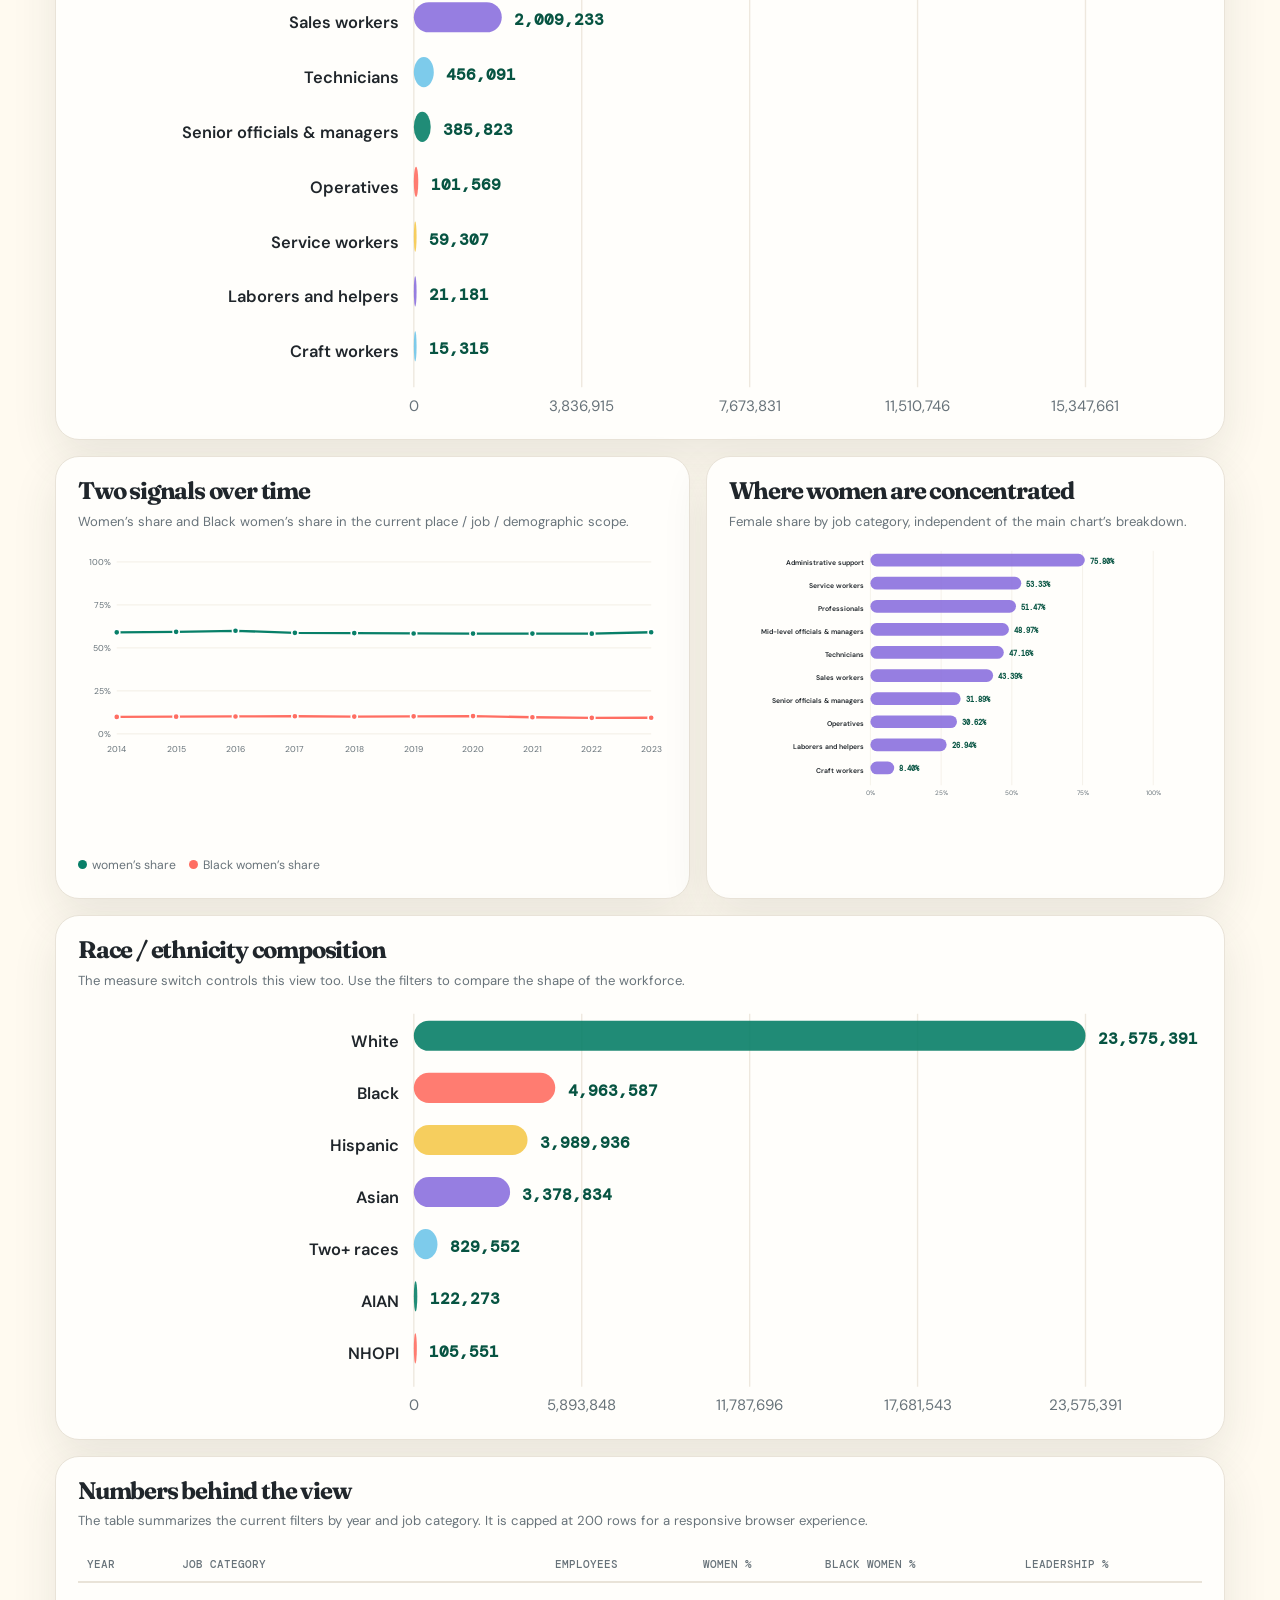
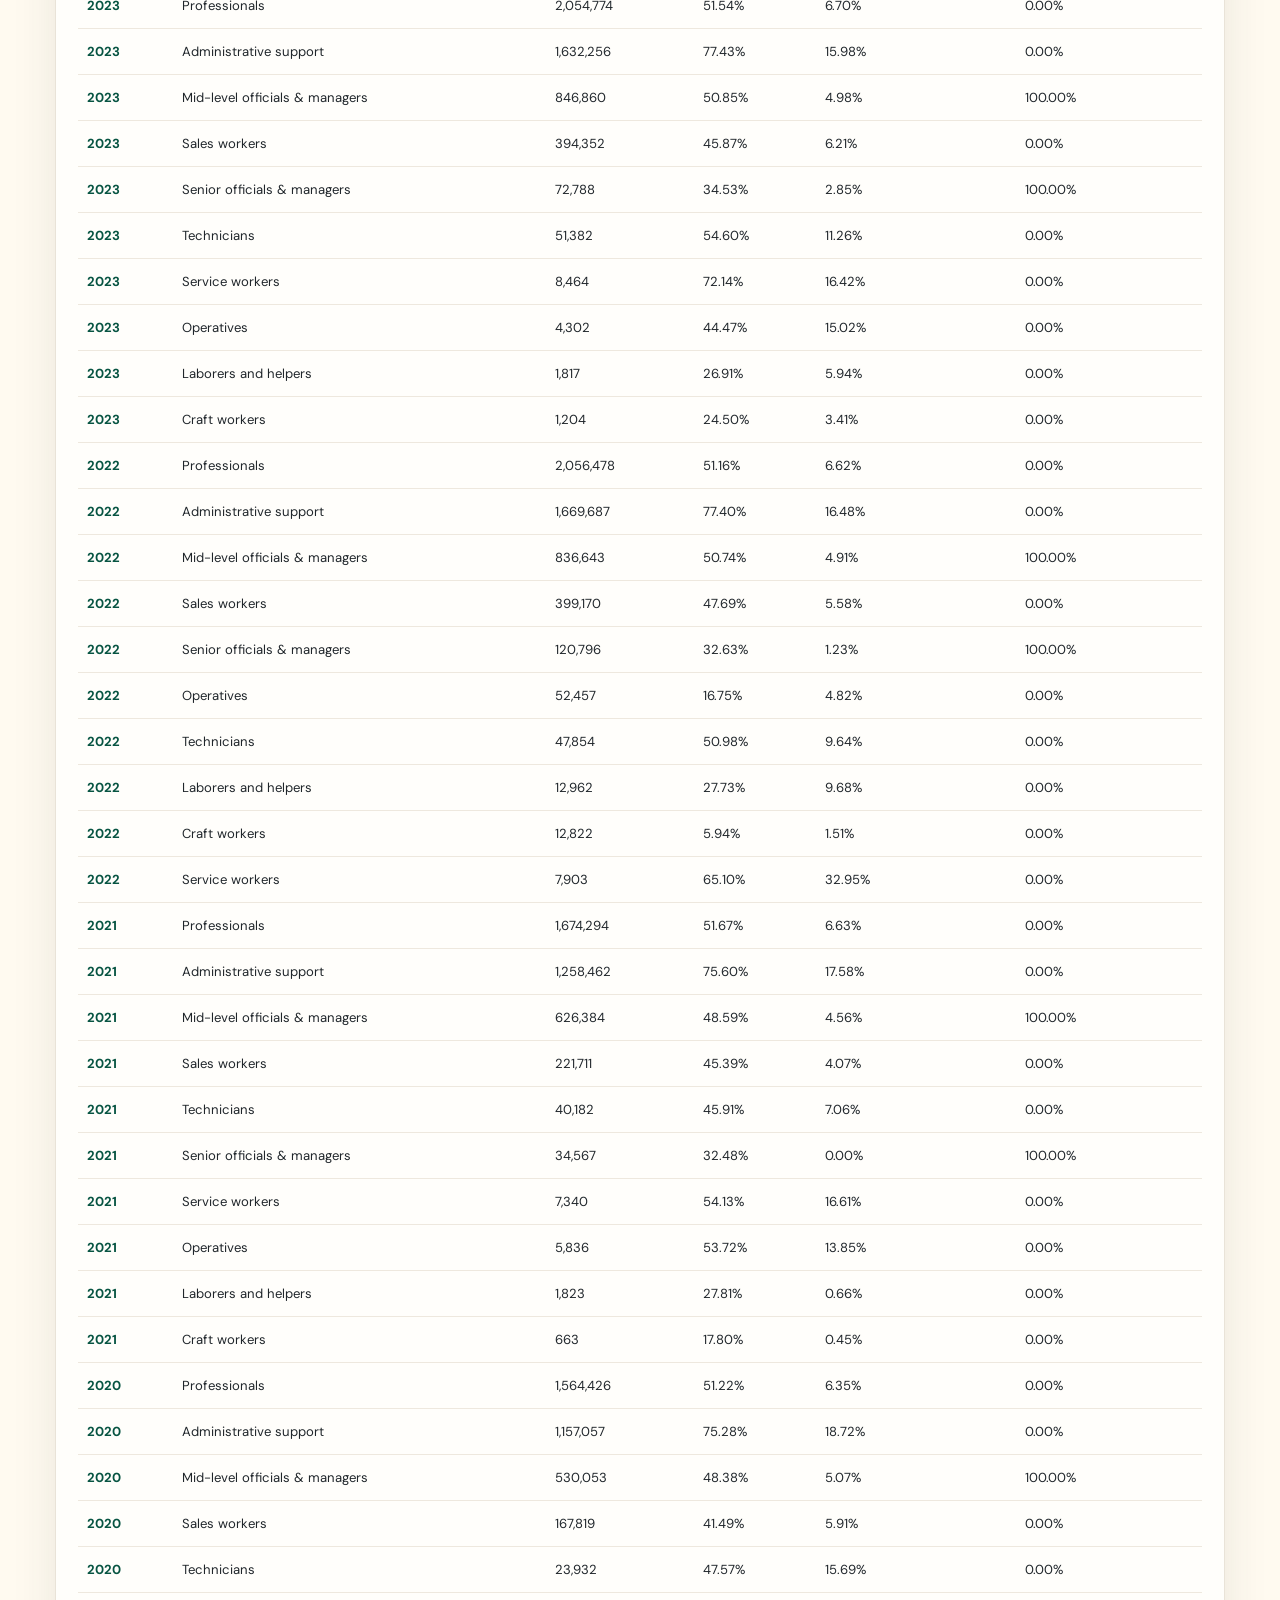
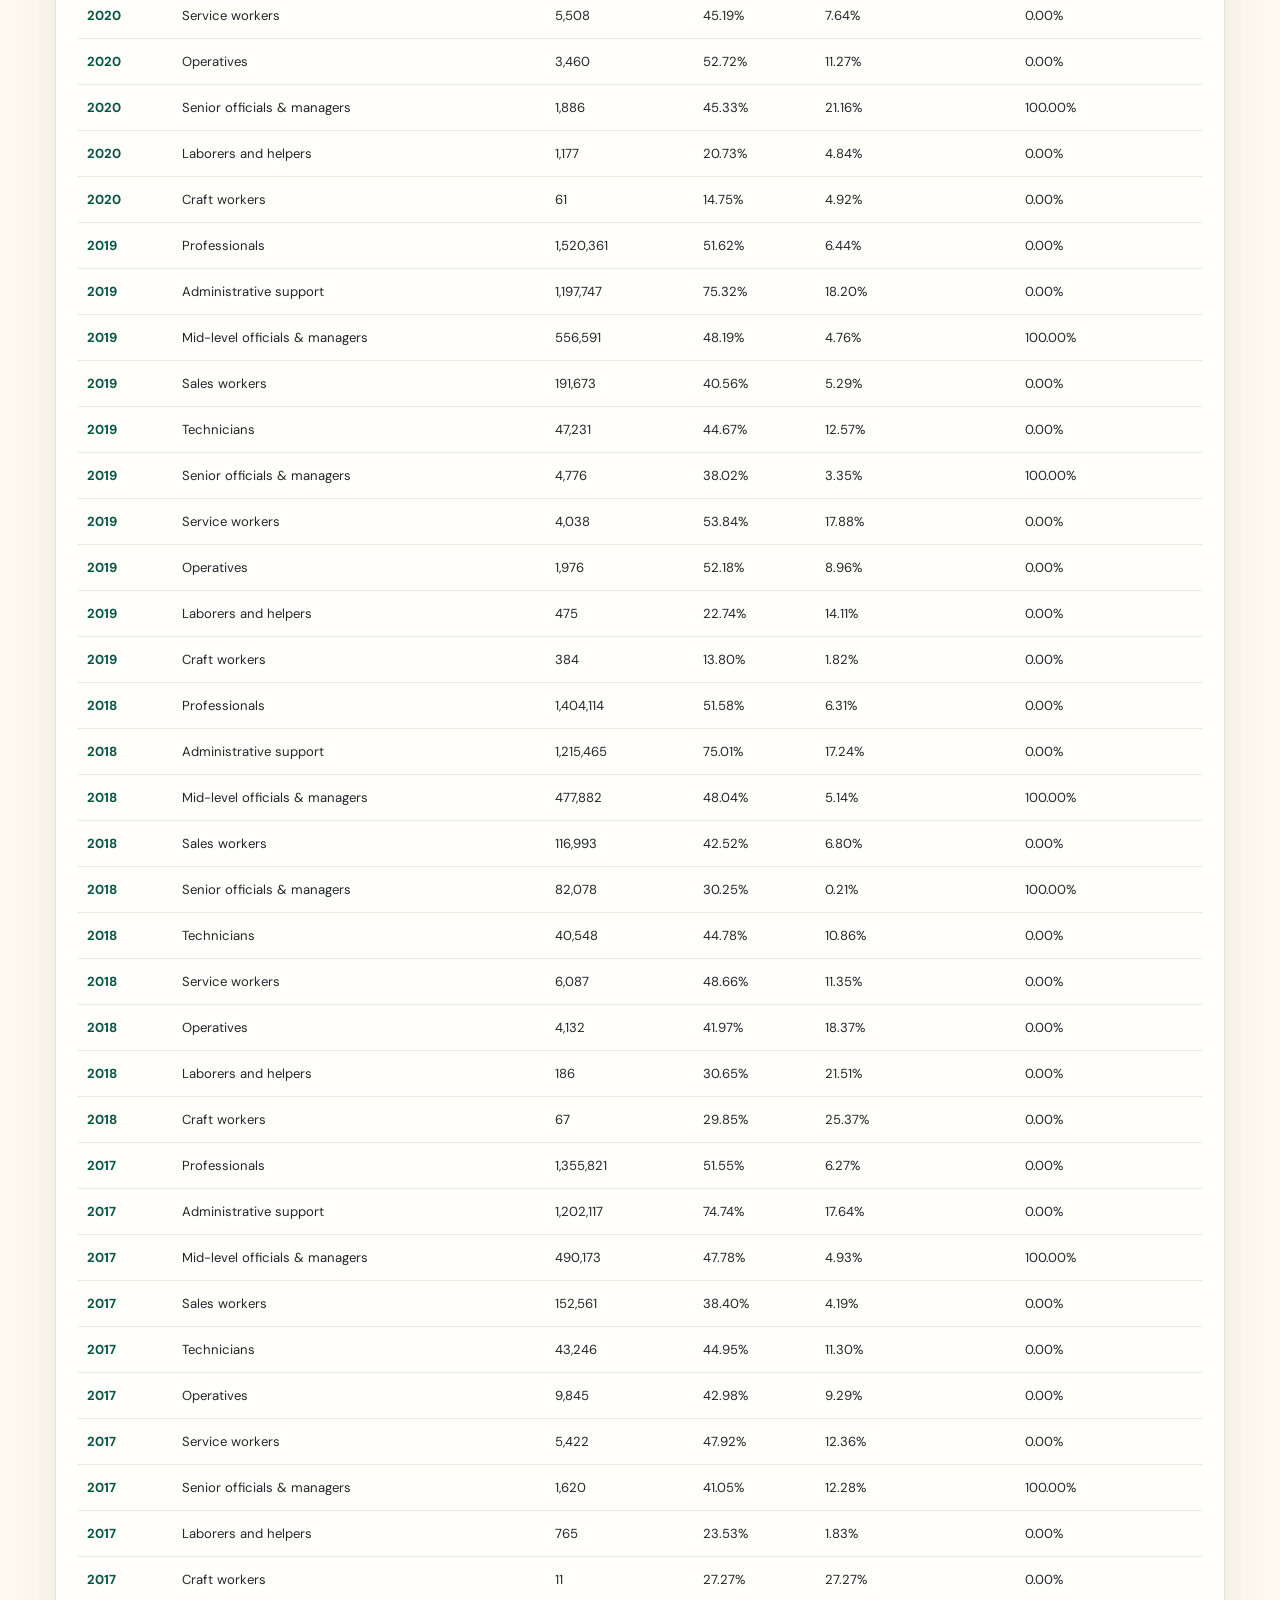
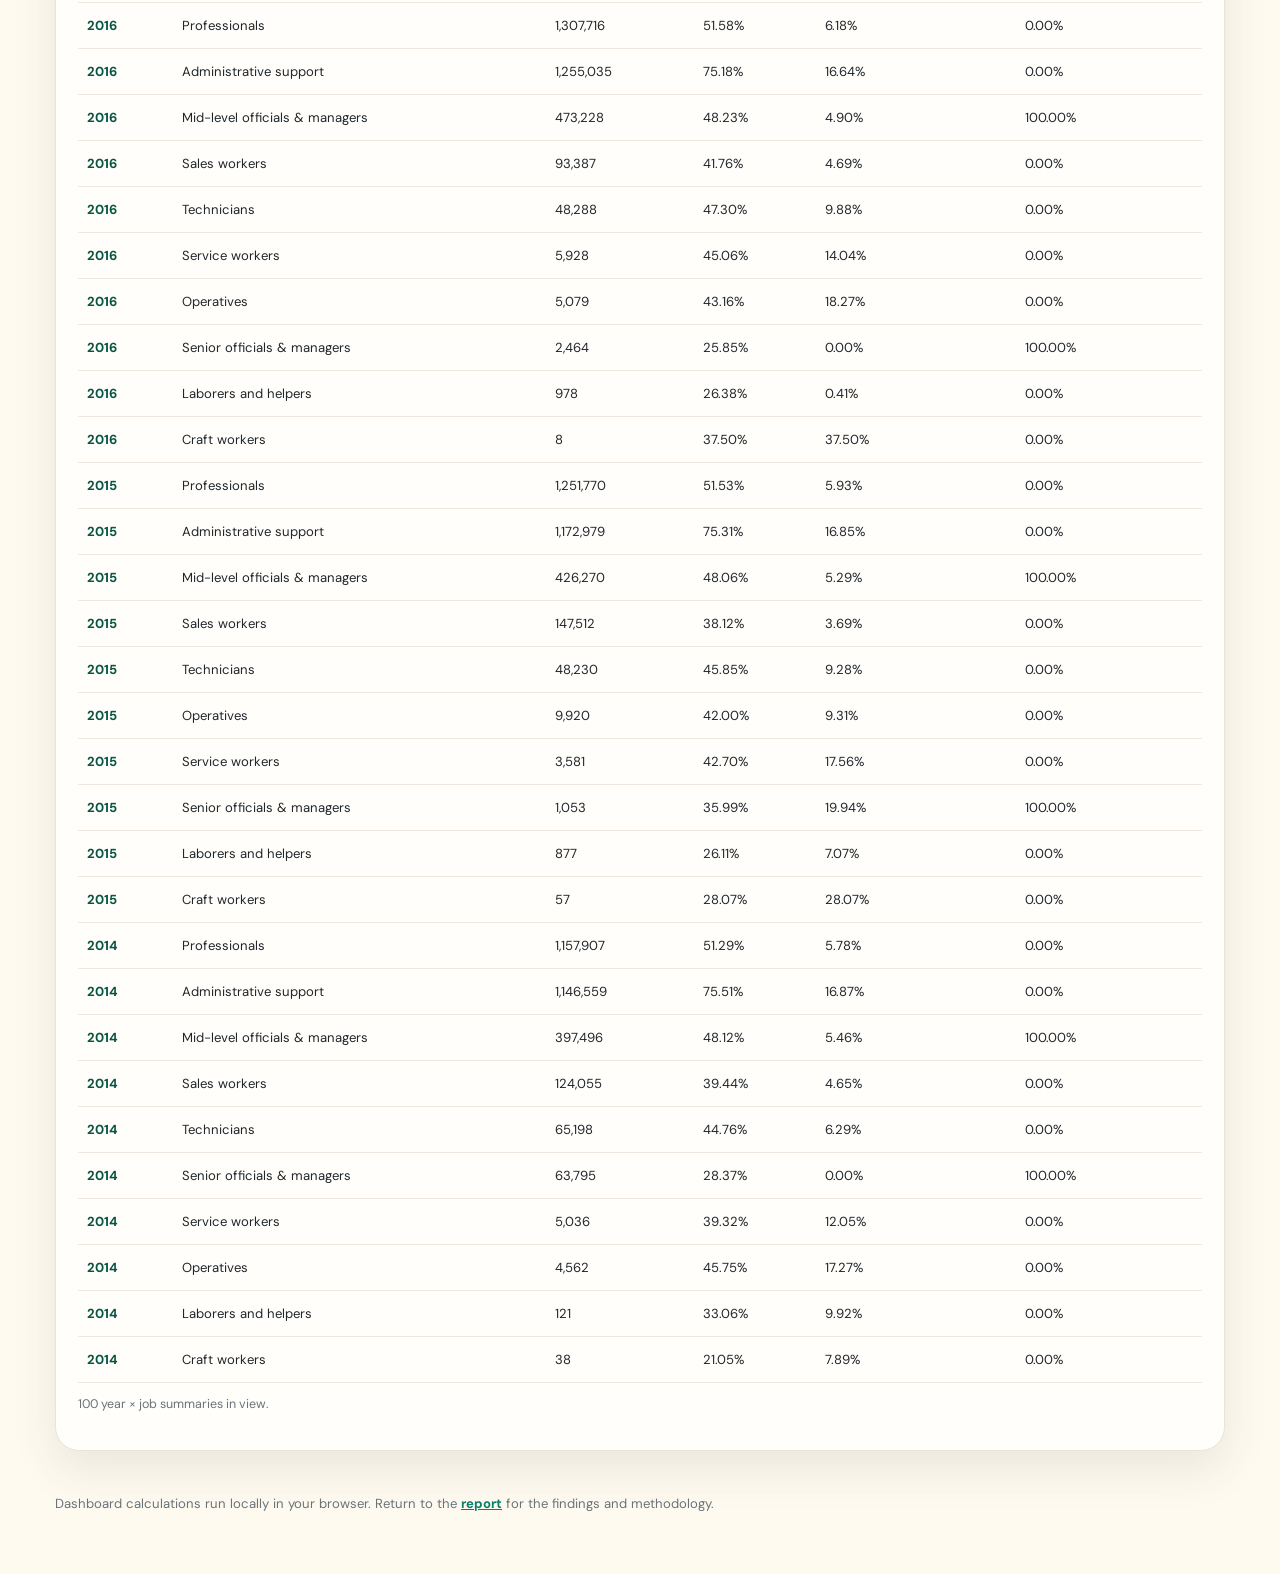
<file: dashboard.html>
<!doctype html>
<html lang="en">
<head>
  <meta charset="utf-8">
  <meta name="viewport" content="width=device-width, initial-scale=1">
  <meta name="description" content="Filter and explore race and gender representation in finance and insurance.">
  <title>Explore the Finance Ladder — interactive dashboard</title>
  <link rel="stylesheet" href="styles.css">
</head>
<body>
  <nav class="site-nav">
    <a class="brand" href="index.html"><span class="brand-mark">$</span> The Finance Ladder</a>
    <div class="nav-links"><a href="index.html">Report</a><a class="active" href="dashboard.html">Dashboard</a><span class="nav-pill">click the bars</span></div>
  </nav>

  <main class="page-shell">
    <header class="dashboard-hero">
      <p class="eyebrow">Interactive data studio</p>
      <h1>Build your own view of the ladder.</h1>
      <p>Filter the public-use file by place, year, job category, race, and sex. Then switch the measure and breakdown to see how the story changes. Every chart below is calculated in your browser from the tidy CSV.</p>
    </header>

    <section class="control-panel" aria-label="Dashboard controls">
      <div class="control-top"><div><p class="eyebrow">Choose a lens</p><h2>Filter the workforce</h2></div><button class="reset-button" id="resetFilters" type="button">Reset everything ↺</button></div>
      <div class="filter-grid">
        <div class="field"><label for="yearFilter">Year</label><select id="yearFilter"><option value="">All years</option></select></div>
        <div class="field"><label for="stateFilter">State</label><select id="stateFilter"><option value="">All states</option></select></div>
        <div class="field"><label for="regionFilter">Region</label><select id="regionFilter"><option value="">All regions</option></select></div>
        <div class="field"><label for="jobFilter">Job category</label><select id="jobFilter"><option value="">All job categories</option></select></div>
        <div class="field"><label for="raceFilter">Race / ethnicity</label><select id="raceFilter"><option value="">All groups</option></select></div>
        <div class="field"><label for="sexFilter">Sex</label><select id="sexFilter"><option value="">All sexes</option></select></div>
      </div>
      <div class="switch-row">
        <div class="switch-group"><span>Measure</span><div class="switch" id="measureSwitch" role="group" aria-label="Chart measure"><button type="button" data-measure="employees" class="active">Employees</button><button type="button" data-measure="share_view">Share of view</button><button type="button" data-measure="women_share">Women %</button><button type="button" data-measure="black_women_share">Black women %</button><button type="button" data-measure="leadership_share">Leadership %</button></div></div>
        <div class="switch-group"><span>Break down by</span><div class="switch" id="breakdownSwitch" role="group" aria-label="Chart breakdown"><button type="button" data-breakdown="job_category" class="active">Job</button><button type="button" data-breakdown="state">State</button><button type="button" data-breakdown="year">Year</button><button type="button" data-breakdown="race_ethnicity">Race</button><button type="button" data-breakdown="sex">Sex</button><button type="button" data-breakdown="region">Region</button></div></div>
      </div>
      <p class="status-line" id="statusLine">Loading the finance workforce…</p>
    </section>

    <section class="dashboard-kpis" aria-label="Current view summary">
      <article class="kpi"><div class="kpi-value" id="kpiEmployees">—</div><div class="kpi-label">employees in view</div></article>
      <article class="kpi"><div class="kpi-value" id="kpiWomen">—</div><div class="kpi-label">women’s share of view</div></article>
      <article class="kpi"><div class="kpi-value" id="kpiBlackWomen">—</div><div class="kpi-label">Black women’s share of view</div></article>
      <article class="kpi"><div class="kpi-value" id="kpiLeadership">—</div><div class="kpi-label">leadership share of view</div></article>
    </section>

    <section class="ladder-lab" aria-label="Career ladder interaction">
      <div class="ladder-copy"><div><p class="eyebrow">The ladder lab</p><h2>Click a rung.<br>See the mix.</h2><p>Each rung is a job category. Its height reflects the female share in your current filtered view. Select a rung to filter the dashboard to that category.</p></div><p class="ladder-note" id="ladderMessage">The stage will update as you explore.</p></div>
      <div class="ladder-stage" id="ladderStage"><div class="loading">Loading ladder…</div></div>
    </section>

    <section class="dashboard-grid">
      <article class="dashboard-card wide"><h2 id="primaryTitle">Employees by job category</h2><p class="subhead" id="primarySubhead">Click any bar to apply that filter.</p><div class="chart-large" id="primaryChart"><div class="loading">Loading chart…</div></div></article>
      <article class="dashboard-card"><h2>Two signals over time</h2><p class="subhead">Women’s share and Black women’s share in the current place / job / demographic scope.</p><div class="chart-large" id="trendChart"><div class="loading">Loading chart…</div></div><div class="legend"><span><i class="legend-dot" style="background:var(--emerald)"></i>women’s share</span><span><i class="legend-dot" style="background:var(--coral)"></i>Black women’s share</span></div></article>
      <article class="dashboard-card"><h2>Where women are concentrated</h2><p class="subhead">Female share by job category, independent of the main chart’s breakdown.</p><div class="chart-large" id="compositionChart"><div class="loading">Loading chart…</div></div></article>
      <article class="dashboard-card wide"><h2>Race / ethnicity composition</h2><p class="subhead">The measure switch controls this view too. Use the filters to compare the shape of the workforce.</p><div class="chart-large" id="raceChart"><div class="loading">Loading chart…</div></div></article>
      <article class="dashboard-card wide"><h2>Numbers behind the view</h2><p class="subhead">The table summarizes the current filters by year and job category. It is capped at 200 rows for a responsive browser experience.</p><div class="table-wrap"><table><thead><tr><th>Year</th><th>Job category</th><th>Employees</th><th>Women %</th><th>Black women %</th><th>Leadership %</th></tr></thead><tbody id="dataTable"><tr><td colspan="6">Loading…</td></tr></tbody></table></div><p class="table-note" id="tableNote"></p></article>
    </section>

    <footer class="footer">Dashboard calculations run locally in your browser. Return to the <a href="index.html">report</a> for the findings and methodology.</footer>
  </main>
  <script src="dashboard.js" defer></script>
</body>
</html>
</file>
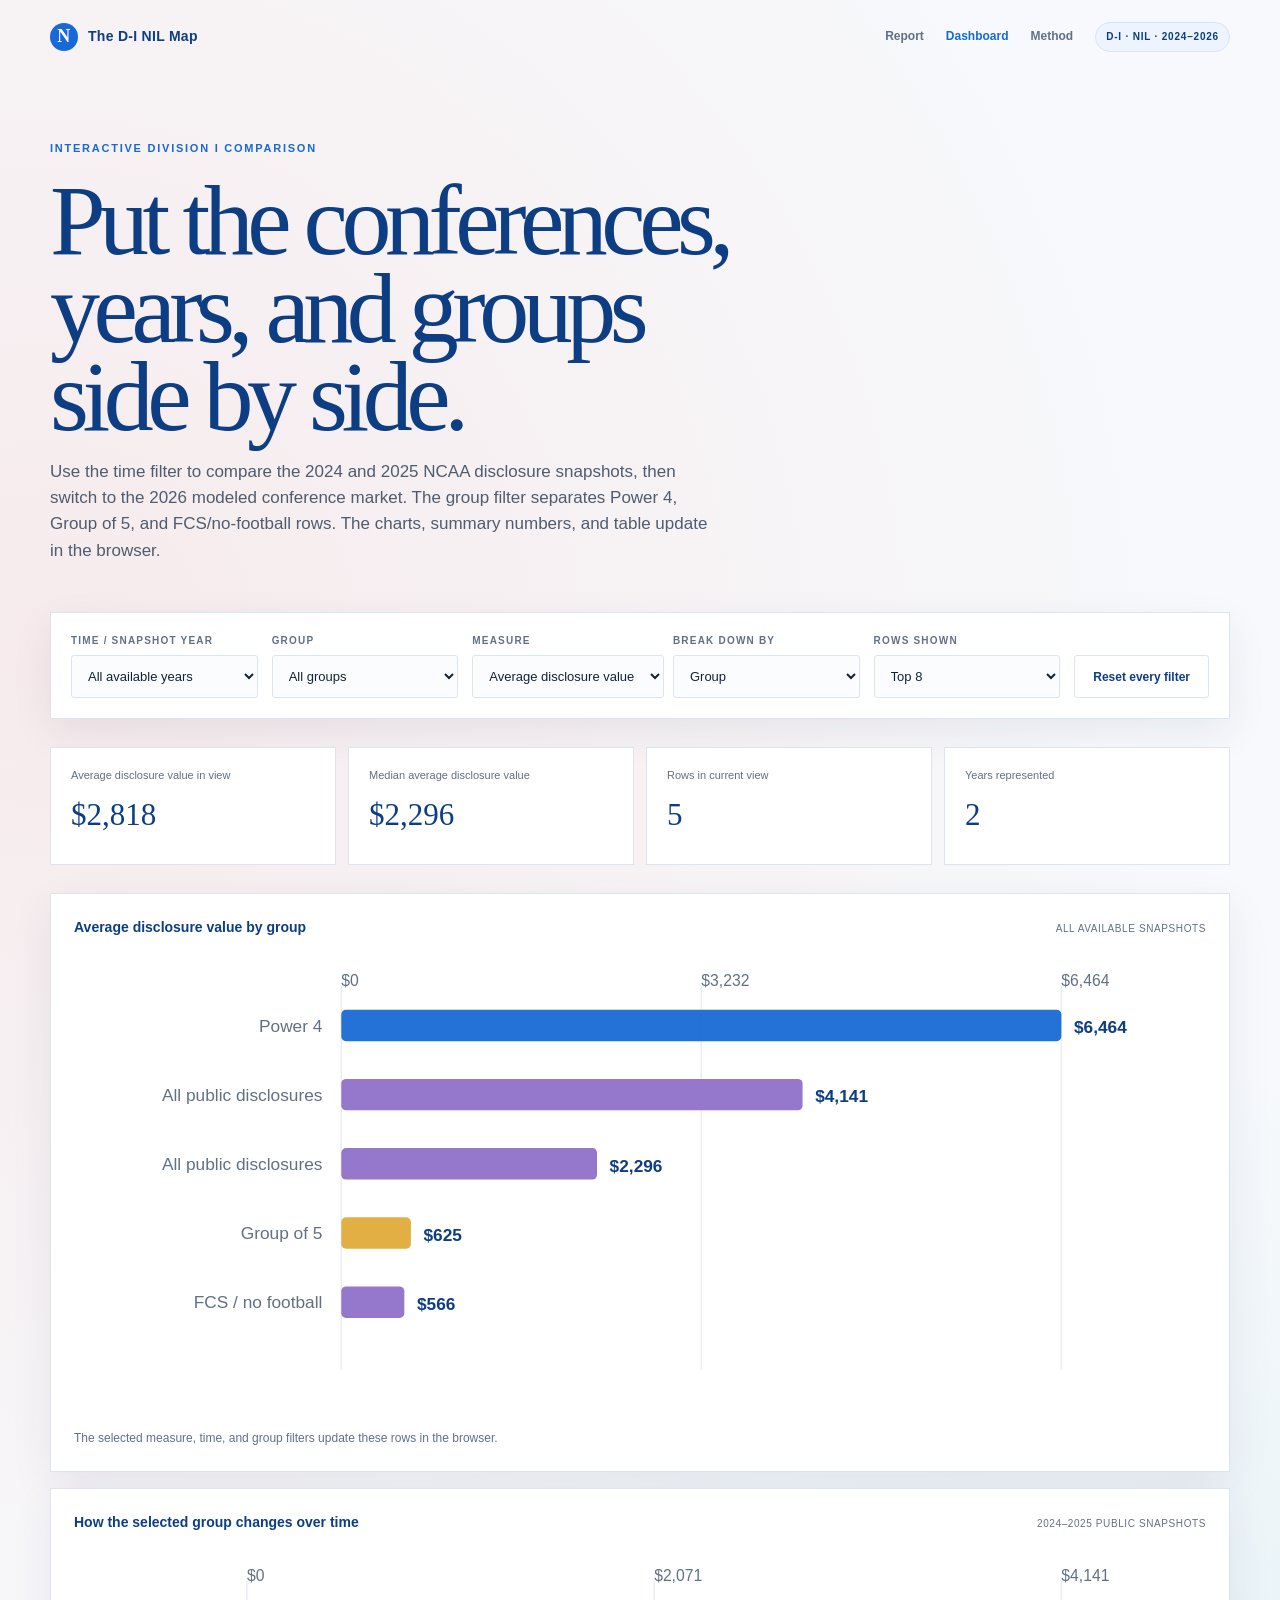
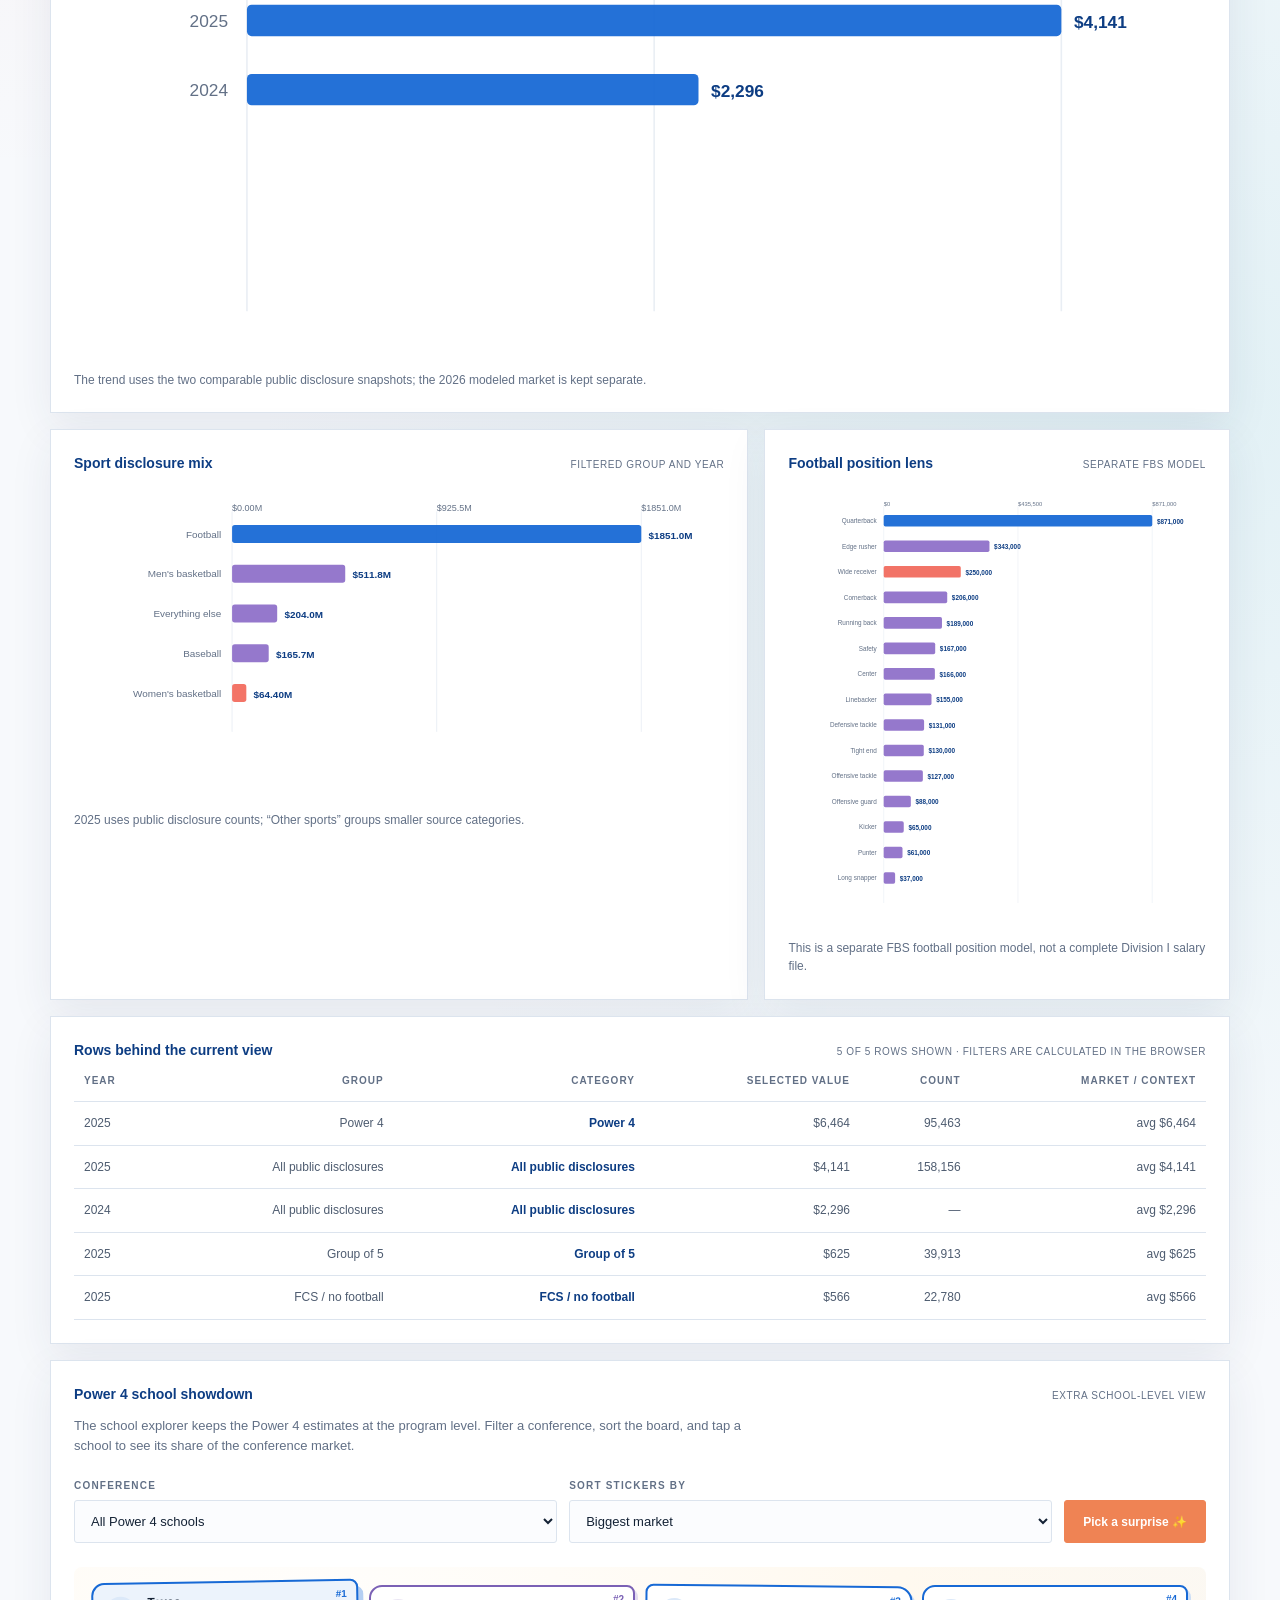
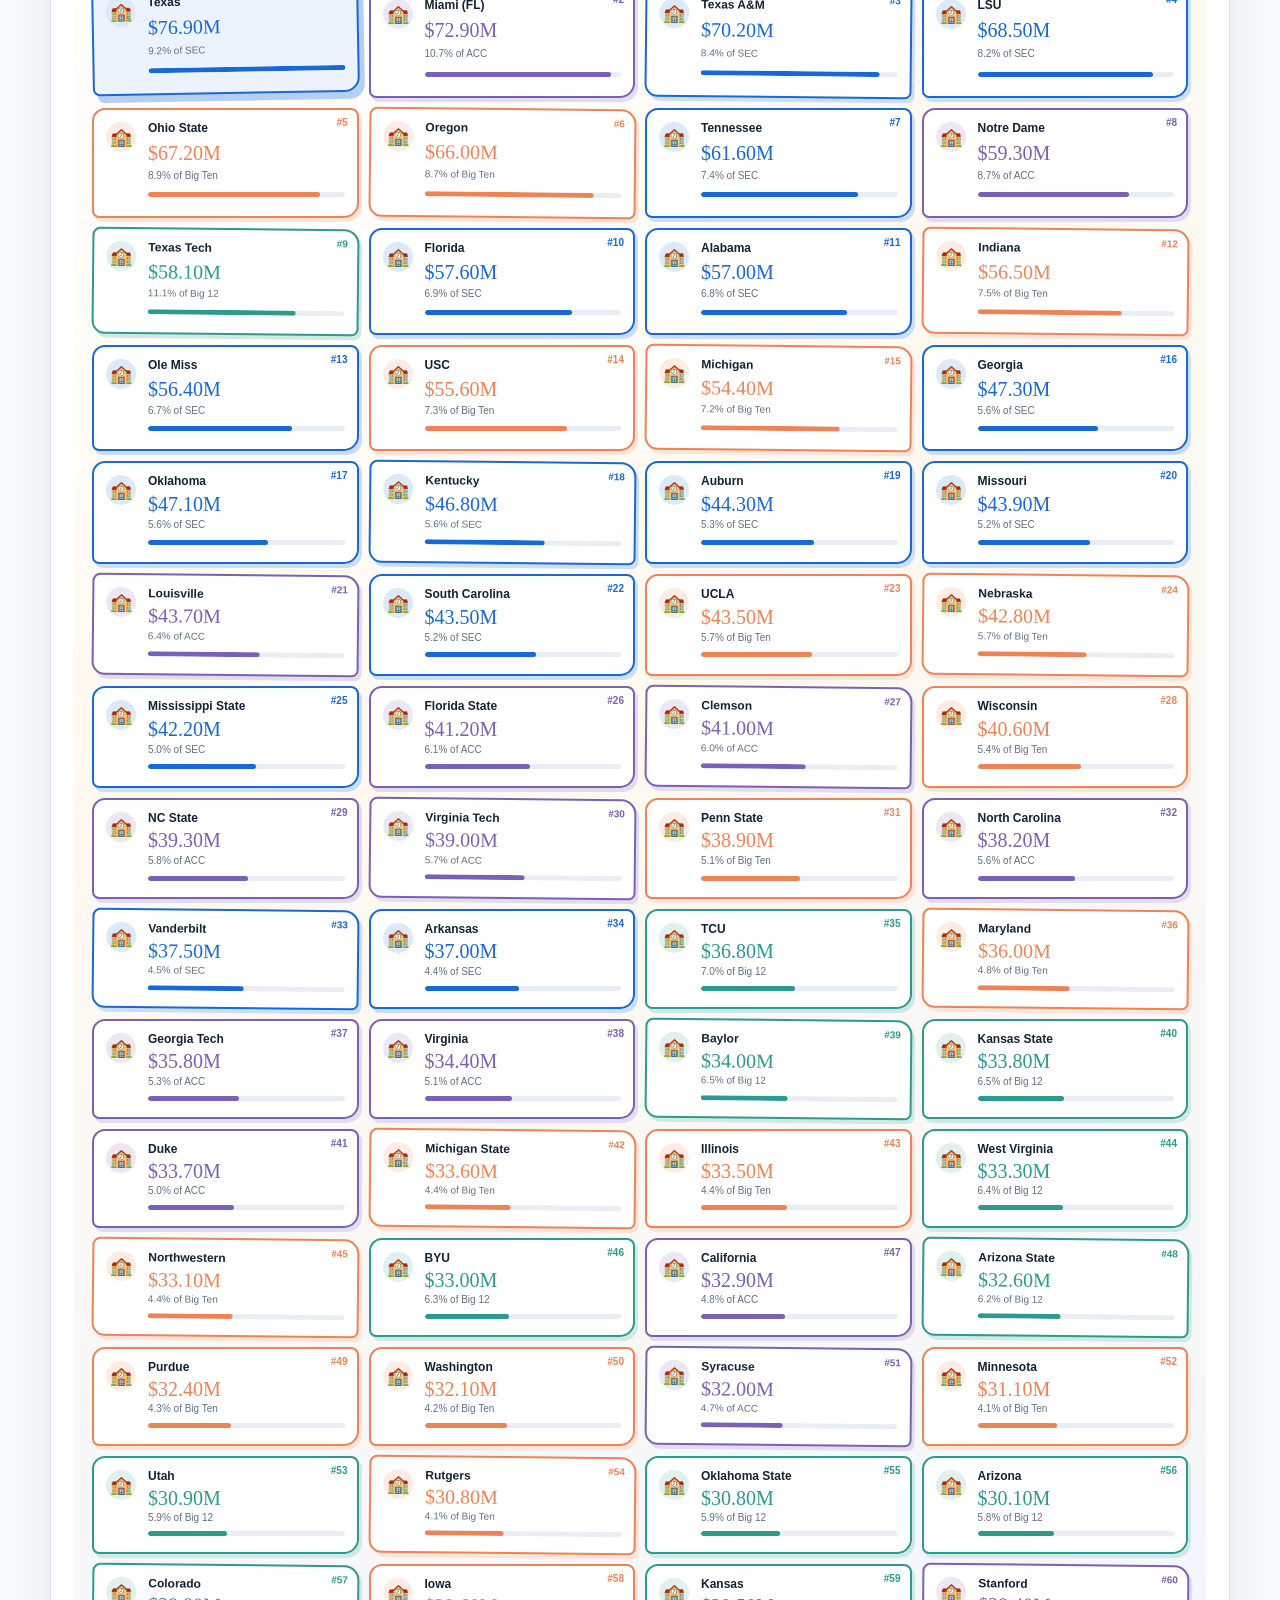
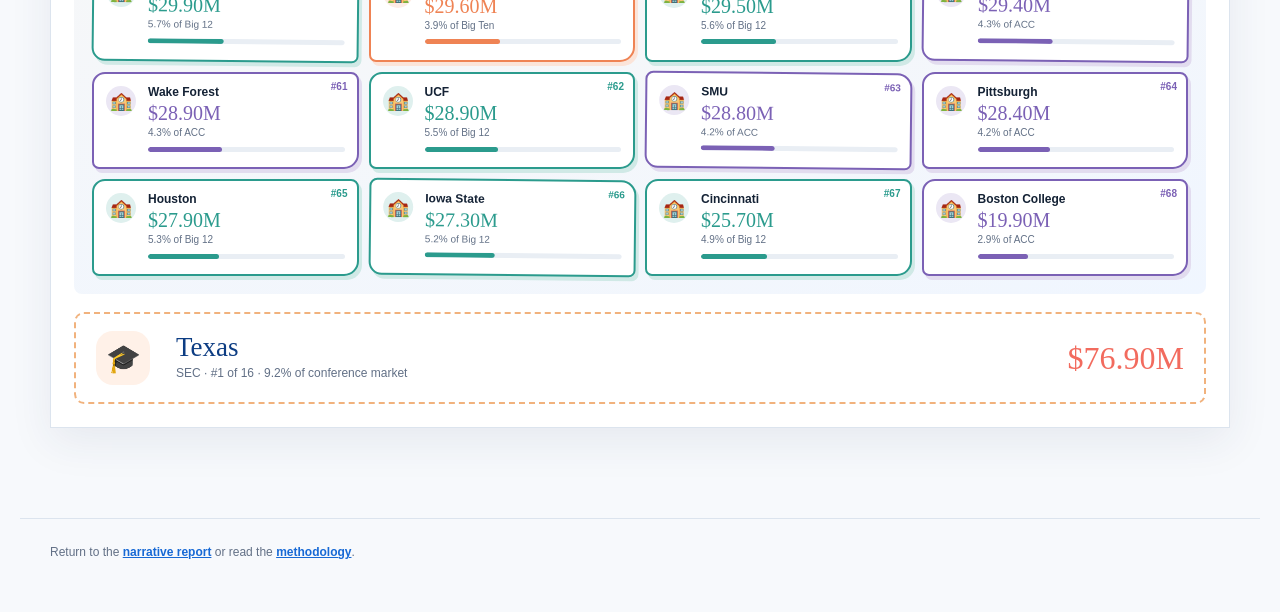
<file: nil-conference-analysis/dashboard.html>
<!doctype html>
<html lang="en">
<head>
  <meta charset="utf-8">
  <meta name="viewport" content="width=device-width, initial-scale=1">
  <meta name="description" content="Interactive Division I NIL conference and public disclosure dashboard.">
  <title>The D-I NIL Map — dashboard</title>
  <link rel="stylesheet" href="styles.css?v=7">
</head>
<body class="fun-dashboard">
  <nav class="site-nav">
    <a class="brand" href="index.html"><span class="brand-mark">N</span><span>The D-I NIL Map</span></a>
    <div class="nav-links"><a href="index.html">Report</a><a class="active" href="dashboard.html">Dashboard</a><a href="index.html#methodology">Method</a><span class="nav-pill">D-I · NIL · 2024–2026</span></div>
  </nav>

  <main class="dashboard-main">
    <section class="dashboard-hero">
      <p class="eyebrow">Interactive Division I comparison</p>
      <h1>Put the conferences, years, and groups side by side.</h1>
      <p>Use the time filter to compare the 2024 and 2025 NCAA disclosure snapshots, then switch to the 2026 modeled conference market. The group filter separates Power 4, Group of 5, and FCS/no-football rows. The charts, summary numbers, and table update in the browser.</p>
    </section>

    <section class="control-panel" aria-label="Dashboard controls">
      <div class="control"><label for="yearSelect">Time / snapshot year</label><select id="yearSelect"><option value="all">All available years</option><option value="2024">2024 public snapshot</option><option value="2025">2025 public snapshot</option><option value="2026">2026 modeled market</option></select></div>
      <div class="control"><label for="groupSelect">Group</label><select id="groupSelect"><option value="all">All groups</option><option value="Power 4">Power 4</option><option value="Group of 5">Group of 5</option><option value="FCS / no football">FCS / no football</option></select></div>
      <div class="control"><label for="measureSelect">Measure</label><select id="measureSelect"><option value="disclosure_count">Disclosure count</option><option value="average_disclosure_value" selected>Average disclosure value</option><option value="median_disclosure_value">Median disclosure value</option><option value="average_total_athlete_earnings">Average athlete earnings</option><option value="median_total_athlete_earnings">Median athlete earnings</option><option value="market_millions">Modeled market</option><option value="programs">Programs</option></select></div>
      <div class="control"><label for="breakdownSelect">Break down by</label><select id="breakdownSelect"><option value="group">Group</option><option value="conference">Conference</option><option value="sport">Sport</option><option value="position">Football position</option></select></div>
      <div class="control"><label for="rankSelect">Rows shown</label><select id="rankSelect"><option value="8">Top 8</option><option value="12">Top 12</option><option value="all">All available</option></select></div>
      <button class="button secondary control-reset" id="resetButton" type="button">Reset every filter</button>
    </section>

    <section class="dashboard-kpis" aria-label="Current figures">
      <article class="kpi-card"><span class="kpi-label" id="kpiMetricLabel">Selected measure</span><strong id="kpiMetricValue">—</strong></article>
      <article class="kpi-card"><span class="kpi-label" id="kpiSecondLabel">Median selected value</span><strong id="kpiSecondValue">—</strong></article>
      <article class="kpi-card"><span class="kpi-label" id="kpiThirdLabel">Rows in view</span><strong id="kpiThirdValue">—</strong></article>
      <article class="kpi-card"><span class="kpi-label" id="kpiFourthLabel">Current time</span><strong id="kpiFourthValue">—</strong></article>
    </section>

    <section class="dashboard-grid">
      <article class="dashboard-card wide"><div class="chart-title"><strong id="mainChartTitle">Selected measure by group</strong><span id="mainChartSubtitle">browser-calculated view</span></div><div class="chart-wrap dashboard-chart" id="mainChart"></div><p class="chart-note" id="chartNote"></p></article>
      <article class="dashboard-card wide"><div class="chart-title"><strong>How the selected group changes over time</strong><span>2024–2025 public snapshots</span></div><div class="chart-wrap dashboard-chart" id="trendChart"></div><p class="chart-note" id="trendNote"></p></article>
      <article class="dashboard-card"><div class="chart-title"><strong>Sport disclosure mix</strong><span>filtered group and year</span></div><div class="chart-wrap dashboard-chart" id="sportChart"></div><p class="chart-note" id="sportNote"></p></article>
      <article class="dashboard-card"><div class="chart-title"><strong>Football position lens</strong><span>separate FBS model</span></div><div class="chart-wrap dashboard-chart" id="positionChart"></div><p class="chart-note" id="positionNote"></p></article>
      <article class="dashboard-card wide"><div class="chart-title"><strong>Rows behind the current view</strong><span id="tableNote">—</span></div><div class="table-wrap"><table><thead id="dataHead"></thead><tbody id="dataTable"></tbody></table></div></article>
      <article class="dashboard-card wide school-explorer" id="schoolExplorer"><div class="chart-title"><strong>Power 4 school showdown</strong><span>extra school-level view</span></div><p class="school-intro">The school explorer keeps the Power 4 estimates at the program level. Filter a conference, sort the board, and tap a school to see its share of the conference market.</p><div class="school-toolbar"><div class="control"><label for="schoolConference">Conference</label><select id="schoolConference"><option value="all">All Power 4 schools</option><option value="SEC">SEC</option><option value="Big Ten">Big Ten</option><option value="ACC">ACC</option><option value="Big 12">Big 12</option></select></div><div class="control"><label for="schoolSort">Sort stickers by</label><select id="schoolSort"><option value="market">Biggest market</option><option value="share">Share of conference</option><option value="alphabetical">A–Z</option></select></div><button class="button fun-button" id="surpriseSchool" type="button">Pick a surprise ✨</button></div><div class="school-cloud" id="schoolCloud"></div><div class="school-detail" id="schoolDetail"></div></article>
    </section>
  </main>
  <footer class="footer">Return to the <a href="index.html">narrative report</a> or read the <a href="index.html#methodology">methodology</a>.</footer>
  <script src="data/nil_data.js?v=7"></script>
  <script src="data/nil_history.js?v=1"></script>
  <script src="dashboard.js?v=7"></script>
</body>
</html>
</file>
<file: styles.css>
@import url('https://fonts.googleapis.com/css2?family=DM+Mono:wght@400;500&family=DM+Sans:wght@400;500;600;700&family=Fraunces:opsz,wght@9..144,600;9..144,700&display=swap');

:root {
  --ink: #20262b;
  --muted: #68737a;
  --paper: #fffaf0;
  --card: #fffefb;
  --line: #e9e3d8;
  --emerald: #087f68;
  --emerald-dark: #075442;
  --lime: #b6ef76;
  --coral: #ff6e62;
  --coral-pale: #ffe2dc;
  --gold: #f6c94d;
  --gold-pale: #fff1bf;
  --violet: #8b70de;
  --violet-pale: #eee8ff;
  --sky: #6fc5e9;
  --shadow: 0 18px 45px rgba(50, 61, 48, .1);
  --radius: 24px;
}

* { box-sizing: border-box; }
html { scroll-behavior: smooth; }
body { margin: 0; background: var(--paper); color: var(--ink); font-family: "DM Sans", system-ui, sans-serif; line-height: 1.6; }
a { color: inherit; }
code, .mono, .eyebrow { font-family: "DM Mono", monospace; }
.site-nav { position: sticky; top: 0; z-index: 20; display: flex; align-items: center; justify-content: space-between; gap: 18px; min-height: 74px; padding: 14px clamp(18px, 5vw, 72px); background: rgba(255, 250, 240, .92); border-bottom: 1px solid var(--line); backdrop-filter: blur(16px); }
.brand { display: flex; align-items: center; gap: 10px; color: var(--emerald-dark); font: 700 1.2rem "Fraunces", Georgia, serif; letter-spacing: -.04em; text-decoration: none; }
.brand-mark { display: grid; width: 32px; height: 32px; place-items: center; color: var(--ink); background: var(--lime); border: 2px solid var(--emerald-dark); border-radius: 10px 17px 10px 17px; transform: rotate(-8deg); font: 700 .85rem "DM Mono", monospace; }
.nav-links { display: flex; align-items: center; gap: 19px; }
.nav-links a { color: var(--muted); font-size: .9rem; font-weight: 700; text-decoration: none; }
.nav-links a:hover, .nav-links a.active { color: var(--emerald); }
.nav-pill { padding: 7px 11px; color: var(--emerald-dark); background: var(--lime); border-radius: 999px; font: 500 .66rem "DM Mono", monospace; letter-spacing: .04em; text-transform: uppercase; }
.page-shell { width: min(1170px, calc(100% - 40px)); margin: 0 auto; }
.eyebrow { margin: 0 0 14px; color: var(--coral); font-size: .72rem; font-weight: 600; letter-spacing: .08em; text-transform: uppercase; }
h1, h2, h3 { margin: 0; font-family: "Fraunces", Georgia, serif; line-height: 1.04; letter-spacing: -.05em; }
h1 { color: var(--emerald-dark); font-size: clamp(3.5rem, 8vw, 7.4rem); }
h2 { font-size: clamp(2rem, 4vw, 3.5rem); }
.hero { position: relative; display: grid; grid-template-columns: 1.18fr .82fr; gap: 40px; align-items: center; padding: clamp(64px, 9vw, 120px) 0 70px; overflow: hidden; }
.hero::before { content: ""; position: absolute; width: 360px; height: 360px; right: -130px; top: -60px; z-index: -1; background: var(--gold-pale); border-radius: 50%; }
.hero h1 em { color: var(--coral); font-style: normal; }
.hero-copy { max-width: 715px; margin: 24px 0 0; color: #566169; font-size: clamp(1.04rem, 2vw, 1.2rem); }
.byline { display: flex; flex-wrap: wrap; gap: 9px 22px; margin-top: 25px; color: var(--muted); font-size: .87rem; }
.byline strong { color: var(--ink); }
.button-row { display: flex; flex-wrap: wrap; gap: 12px; margin-top: 29px; }
.button { display: inline-flex; align-items: center; gap: 8px; padding: 12px 17px; border: 1px solid var(--emerald); border-radius: 999px; color: white; background: var(--emerald); font-weight: 700; text-decoration: none; box-shadow: 0 8px 0 rgba(8, 127, 104, .15); }
.button.secondary { color: var(--emerald-dark); background: var(--lime); border-color: var(--emerald-dark); box-shadow: none; }
.hero-art { min-height: 355px; padding: 14px; border: 1px solid #e0d6c2; border-radius: 32px; background: linear-gradient(145deg, #dfffe8, #f7ffd6 52%, #ffe0d8); box-shadow: var(--shadow); }
.hero-art svg { display: block; width: 100%; height: 100%; min-height: 325px; }
.hero-art .art-line { fill: none; stroke: var(--emerald-dark); stroke-width: 3; stroke-linecap: round; stroke-linejoin: round; }
.hero-art .art-fill { fill: var(--lime); stroke: var(--emerald-dark); stroke-width: 3; }
.hero-art .art-coral { fill: var(--coral); }
.hero-art .art-gold { fill: var(--gold); }
.hero-art text { fill: var(--emerald-dark); font: 600 13px "DM Mono", monospace; letter-spacing: .05em; text-transform: uppercase; }
.headline-grid { display: grid; grid-template-columns: repeat(4, 1fr); gap: 14px; margin-bottom: 78px; }
.stat-card { min-height: 150px; padding: 23px; border: 1px solid var(--line); border-radius: var(--radius); box-shadow: var(--shadow); }
.stat-card:nth-child(1) { background: linear-gradient(135deg, #fff, var(--lime)); }
.stat-card:nth-child(2) { background: linear-gradient(135deg, #fff, var(--coral-pale)); }
.stat-card:nth-child(3) { background: linear-gradient(135deg, #fff, var(--gold-pale)); }
.stat-card:nth-child(4) { background: linear-gradient(135deg, #fff, var(--violet-pale)); }
.stat-value { margin-bottom: 15px; color: var(--emerald-dark); font: 700 2.2rem/1 "Fraunces", Georgia, serif; }
.stat-label { color: #536067; font-size: .83rem; }
.intro { display: grid; grid-template-columns: .72fr 1.28fr; gap: 44px; padding-bottom: 45px; }
.intro p { margin: 0; color: #58636a; font-size: 1.08rem; }
.story-section { display: grid; grid-template-columns: .75fr 1.25fr; gap: clamp(28px, 6vw, 75px); align-items: start; padding: 70px 0; border-top: 1px solid var(--line); }
.story-section.reverse { grid-template-columns: 1.25fr .75fr; }
.story-section.reverse .story-text { order: 2; }
.story-index { margin-bottom: 17px; color: var(--coral); font: 500 .73rem "DM Mono", monospace; letter-spacing: .08em; }
.story-text h2 { color: var(--emerald-dark); }
.story-text p { margin: 19px 0 0; color: #58636a; font-size: 1rem; }
.aside-note { margin-top: 21px !important; padding: 14px 16px; border-left: 4px solid var(--gold); color: var(--ink) !important; background: var(--gold-pale); border-radius: 0 14px 14px 0; font-size: .87rem !important; }
.chart-card { min-width: 0; padding: 24px; background: var(--card); border: 1px solid var(--line); border-radius: var(--radius); box-shadow: var(--shadow); }
.chart-title { display: flex; align-items: baseline; justify-content: space-between; gap: 15px; margin-bottom: 14px; }
.chart-title strong { font-size: .92rem; }
.chart-title span { color: var(--muted); font-size: .75rem; }
.chart-wrap { min-height: 250px; }
.chart-wrap svg { display: block; width: 100%; height: auto; overflow: visible; }
.axis-label { fill: var(--muted); font: 11px "DM Sans", sans-serif; }
.bar-label { fill: var(--ink); font: 600 12px "DM Sans", sans-serif; }
.bar-value { fill: var(--emerald-dark); font: 600 12px "DM Mono", monospace; }
.grid-line { stroke: #eee8de; stroke-width: 1; }
.line-one { fill: none; stroke: var(--emerald); stroke-width: 3; stroke-linecap: round; stroke-linejoin: round; }
.line-two { fill: none; stroke: var(--coral); stroke-width: 3; stroke-linecap: round; stroke-linejoin: round; }
.point-one { fill: var(--emerald); stroke: white; stroke-width: 2; }
.point-two { fill: var(--coral); stroke: white; stroke-width: 2; }
.legend { display: flex; flex-wrap: wrap; gap: 13px; margin-top: 8px; color: var(--muted); font-size: .76rem; }
.legend-dot { display: inline-block; width: 9px; height: 9px; margin-right: 5px; border-radius: 50%; }
.methodology { margin: 45px 0 80px; padding: clamp(27px, 5vw, 53px); background: var(--emerald-dark); color: white; border-radius: 32px; }
.methodology h2 { color: var(--lime); }
.methodology-grid { display: grid; grid-template-columns: 1.15fr .85fr; gap: 44px; margin-top: 27px; }
.methodology p { color: #d6eee7; }
.methodology ul { margin: 0; padding-left: 20px; color: #e6fff6; }
.methodology li + li { margin-top: 9px; }
.source-link { color: var(--lime); }
.dashboard-hero { padding: 65px 0 35px; }
.dashboard-hero h1 { max-width: 790px; font-size: clamp(3rem, 7vw, 6.3rem); }
.dashboard-hero p { max-width: 720px; margin: 23px 0 0; color: var(--muted); font-size: 1.08rem; }
.control-panel, .dashboard-card { background: var(--card); border: 1px solid var(--line); border-radius: var(--radius); box-shadow: var(--shadow); }
.control-panel { padding: 23px; }
.control-top { display: flex; align-items: center; justify-content: space-between; gap: 15px; margin-bottom: 18px; }
.control-top h2 { font-size: 1.5rem; }
.reset-button { padding: 9px 14px; border: 1px solid #c8bda9; border-radius: 999px; color: var(--emerald-dark); background: transparent; cursor: pointer; font-weight: 700; }
.reset-button:hover { background: var(--gold-pale); }
.filter-grid { display: grid; grid-template-columns: repeat(6, minmax(0, 1fr)); gap: 12px; }
.field label { display: block; margin-bottom: 7px; color: var(--muted); font: 500 .68rem "DM Mono", monospace; letter-spacing: .04em; text-transform: uppercase; }
.field select { width: 100%; padding: 10px 11px; border: 1px solid #dcd4c7; border-radius: 12px; color: var(--ink); background: white; font: .86rem "DM Sans", sans-serif; }
.field select:focus { outline: 3px solid var(--gold-pale); border-color: var(--emerald); }
.switch-row { display: flex; flex-wrap: wrap; gap: 20px; margin-top: 20px; padding-top: 18px; border-top: 1px solid var(--line); }
.switch-group { display: flex; align-items: center; flex-wrap: wrap; gap: 8px; }
.switch-group > span { color: var(--muted); font: 500 .68rem "DM Mono", monospace; letter-spacing: .04em; text-transform: uppercase; }
.switch { display: flex; padding: 3px; background: var(--gold-pale); border-radius: 999px; }
.switch button { padding: 7px 10px; border: 0; border-radius: 999px; color: var(--muted); background: transparent; cursor: pointer; font: 600 .75rem "DM Sans", sans-serif; }
.switch button.active { color: white; background: var(--emerald); }
.status-line { margin: 16px 0 0; color: var(--muted); font: .75rem "DM Mono", monospace; }
.dashboard-kpis { display: grid; grid-template-columns: repeat(4, 1fr); gap: 14px; margin: 18px 0; }
.kpi { padding: 20px; border: 1px solid var(--line); border-radius: 19px; box-shadow: 0 10px 23px rgba(50,61,48,.06); }
.kpi:nth-child(1) { background: var(--lime); }
.kpi:nth-child(2) { background: var(--coral-pale); }
.kpi:nth-child(3) { background: var(--gold-pale); }
.kpi:nth-child(4) { background: var(--violet-pale); }
.kpi-value { margin-bottom: 5px; color: var(--emerald-dark); font: 700 1.75rem "Fraunces", Georgia, serif; }
.kpi-label { color: #536067; font-size: .78rem; }
.ladder-lab { display: grid; grid-template-columns: .72fr 1.28fr; gap: 22px; align-items: stretch; margin: 18px 0; padding: 24px; overflow: hidden; border-radius: 29px; background: linear-gradient(140deg, #1e3e38, #087f68 63%, #b6ef76); color: white; box-shadow: 0 18px 40px rgba(8,127,104,.18); }
.ladder-copy { display: flex; flex-direction: column; justify-content: space-between; padding: 6px 6px 8px 2px; }
.ladder-copy .eyebrow { color: var(--lime); }
.ladder-copy h2 { color: white; font-size: clamp(2rem, 4vw, 3.15rem); }
.ladder-copy p { max-width: 390px; color: #d6f4e9; font-size: .9rem; }
.ladder-note { color: var(--lime) !important; font: 500 .73rem "DM Mono", monospace; }
.ladder-stage { display: flex; min-height: 290px; align-items: flex-end; justify-content: center; gap: 8px; padding: 20px 14px 13px; border: 1px solid rgba(255,255,255,.23); border-radius: 20px; background: rgba(255,255,255,.1); }
.ladder-step { display: flex; min-width: 62px; flex: 1; max-width: 115px; flex-direction: column; justify-content: flex-end; gap: 8px; cursor: pointer; }
.ladder-step:hover .step-column, .ladder-step.active .step-column { filter: brightness(1.1); transform: translateY(-6px); }
.step-column { display: flex; min-height: 55px; align-items: center; justify-content: center; padding: 7px; border: 2px solid white; border-bottom: 0; border-radius: 12px 12px 3px 3px; background: var(--coral); color: white; text-align: center; transition: transform .2s ease, filter .2s ease; }
.ladder-step:nth-child(2) .step-column { background: var(--gold); color: var(--emerald-dark); }
.ladder-step:nth-child(3) .step-column { background: var(--violet); }
.ladder-step:nth-child(4) .step-column { background: var(--sky); color: var(--emerald-dark); }
.step-label { min-height: 35px; color: #e8fff6; font-size: .69rem; line-height: 1.1; text-align: center; }
.step-value { color: var(--lime); font: 500 .7rem "DM Mono", monospace; text-align: center; }
.dashboard-grid { display: grid; grid-template-columns: 1.1fr .9fr; gap: 16px; }
.dashboard-card { min-width: 0; padding: 22px; }
.dashboard-card.wide { grid-column: 1 / -1; }
.dashboard-card h2 { margin-bottom: 15px; font-size: 1.5rem; }
.subhead { margin: -8px 0 16px; color: var(--muted); font-size: .82rem; }
.chart-large { min-height: 300px; }
.chart-large svg { display: block; width: 100%; height: auto; overflow: visible; }
.interactive-bar { cursor: pointer; transition: filter .16s ease, opacity .16s ease; }
.interactive-bar:hover, .interactive-bar:focus { filter: brightness(1.08) saturate(1.2); opacity: 1; outline: none; }
.table-wrap { overflow-x: auto; }
table { width: 100%; border-collapse: collapse; font-size: .82rem; }
th { padding: 10px 9px; border-bottom: 2px solid var(--line); color: var(--muted); font: 500 .68rem "DM Mono", monospace; text-align: left; text-transform: uppercase; white-space: nowrap; }
td { padding: 12px 9px; border-bottom: 1px solid #eee8de; white-space: nowrap; }
tbody tr:hover { background: var(--gold-pale); }
.table-key { color: var(--emerald-dark); font-weight: 700; }
.table-note { margin-top: 12px; color: var(--muted); font-size: .78rem; }
.chart-empty, .loading { display: grid; min-height: 220px; place-items: center; color: var(--muted); font-size: .9rem; }
.footer { padding: 42px 0 60px; color: var(--muted); font-size: .82rem; }
.footer a { color: var(--emerald); font-weight: 700; }

@media (max-width: 930px) {
  .hero, .story-intro, .story-section, .story-section.reverse, .methodology-grid, .ladder-lab, .dashboard-grid { grid-template-columns: 1fr; }
  .story-section.reverse .story-text { order: initial; }
  .dashboard-card.wide { grid-column: auto; }
  .headline-grid, .dashboard-kpis { grid-template-columns: repeat(2, 1fr); }
  .filter-grid { grid-template-columns: repeat(3, 1fr); }
}
@media (max-width: 620px) {
  .page-shell { width: min(100% - 28px, 1170px); }
  .site-nav { padding: 12px 14px; }
  .nav-pill { display: none; }
  .nav-links { gap: 12px; }
  .nav-links a { font-size: .82rem; }
  .hero { padding-top: 60px; }
  h1 { font-size: 3.55rem; }
  .headline-grid, .dashboard-kpis, .filter-grid { grid-template-columns: 1fr 1fr; }
  .filter-grid .field:last-child { grid-column: 1 / -1; }
  .chart-card, .dashboard-card, .control-panel, .ladder-lab { padding: 17px; }
  .switch-row { align-items: flex-start; flex-direction: column; }
  .ladder-stage { overflow-x: auto; justify-content: flex-start; }
  .ladder-step { min-width: 72px; }
}
</file>
<file: nil-conference-analysis/styles.css>
:root {
  --ink: #142235;
  --muted: #627086;
  --line: #dce4ee;
  --paper: #f7f9fc;
  --card: #ffffff;
  --blue: #1769d5;
  --blue-dark: #0d3d83;
  --coral: #f26b5e;
  --gold: #e0ab38;
  --violet: #8f70c9;
  --shadow: 0 14px 40px rgba(32, 55, 86, .08);
  --sans: Inter, ui-sans-serif, -apple-system, BlinkMacSystemFont, "Segoe UI", sans-serif;
  --serif: Georgia, "Times New Roman", serif;
}

* { box-sizing: border-box; }
html { scroll-behavior: smooth; }
body { margin: 0; color: var(--ink); background: var(--paper); font-family: var(--sans); line-height: 1.55; }
.fun-dashboard { background: radial-gradient(circle at 4% 12%, rgba(242, 107, 94, .10), transparent 23%), radial-gradient(circle at 93% 37%, rgba(38, 166, 184, .10), transparent 26%), var(--paper); }
.fun-report { background: radial-gradient(circle at 94% 10%, rgba(224, 171, 56, .10), transparent 20%), radial-gradient(circle at 3% 42%, rgba(143, 112, 201, .08), transparent 24%), var(--paper); }
a { color: inherit; }
.site-nav { max-width: 1240px; margin: 0 auto; padding: 22px 30px; display: flex; align-items: center; justify-content: space-between; gap: 24px; }
.brand { display: inline-flex; align-items: center; gap: 10px; color: var(--blue-dark); font-size: 14px; font-weight: 800; letter-spacing: .02em; text-decoration: none; }
.brand-mark { display: grid; place-items: center; width: 28px; height: 28px; border-radius: 50%; color: white; background: var(--blue); font-family: var(--serif); font-size: 18px; }
.nav-links { display: flex; align-items: center; gap: 22px; color: var(--muted); font-size: 12px; font-weight: 700; }
.nav-links a { text-decoration: none; }
.nav-links a:hover, .nav-links .active { color: var(--blue); }
.nav-pill { padding: 6px 10px; border: 1px solid var(--line); border-radius: 100px; color: var(--blue-dark); background: #edf4ff; font-size: 10px; letter-spacing: .08em; text-transform: uppercase; }
main { max-width: 1240px; margin: 0 auto; padding: 0 30px 90px; }
.hero { min-height: 590px; padding: 100px 0 80px; display: grid; grid-template-columns: minmax(0, 1.18fr) minmax(260px, .55fr); align-items: end; gap: 70px; }
.eyebrow, .story-index { color: var(--blue); font-size: 11px; font-weight: 800; letter-spacing: .16em; text-transform: uppercase; }
.hero h1, .dashboard-hero h1 { max-width: 720px; margin: 20px 0 20px; color: var(--blue-dark); font-family: var(--serif); font-size: clamp(66px, 9vw, 126px); font-weight: 400; letter-spacing: -.065em; line-height: .88; }
h1 em { color: var(--coral); font-style: italic; }
.dek { max-width: 700px; margin: 0; color: #3b4a60; font-size: 18px; line-height: 1.6; }
.button-row { display: flex; flex-wrap: wrap; gap: 12px; margin-top: 32px; }
.button { display: inline-flex; align-items: center; justify-content: center; gap: 12px; min-height: 46px; padding: 11px 18px; border: 1px solid var(--blue); border-radius: 3px; color: white; background: var(--blue); font-size: 12px; font-weight: 800; text-decoration: none; }
.button:hover { background: var(--blue-dark); border-color: var(--blue-dark); }
.button.secondary { color: var(--blue-dark); background: transparent; border-color: var(--line); }
.button.secondary:hover { border-color: var(--blue); background: #edf4ff; }
.hero-note { max-width: 290px; padding: 26px 0 0 24px; border-left: 2px solid var(--coral); display: grid; gap: 10px; color: var(--muted); font-size: 14px; }
.hero-note strong { color: var(--blue-dark); font-family: var(--serif); font-size: 28px; font-weight: 400; line-height: 1.1; }
.hero-note-kicker { color: var(--coral); font-size: 10px; font-weight: 800; letter-spacing: .15em; text-transform: uppercase; }
.stat-grid { display: grid; grid-template-columns: repeat(4, 1fr); gap: 12px; margin-bottom: 110px; }
.stat-card { min-height: 150px; padding: 24px; border: 1px solid var(--line); background: var(--card); box-shadow: var(--shadow); }
.fun-report .stat-card { border-radius: 9px 5px 11px 6px; }
.fun-report .stat-card:nth-child(1) { border-top: 4px solid var(--blue); }
.fun-report .stat-card:nth-child(3) { border-top: 4px solid var(--violet); }
.fun-report .chart-card { border-radius: 10px 5px 12px 7px; }
.stat-card.accent { border-top: 3px solid var(--coral); }
.stat-value { color: var(--blue-dark); font-family: var(--serif); font-size: 42px; line-height: 1; }
.stat-label { max-width: 170px; margin-top: 16px; color: var(--muted); font-size: 12px; line-height: 1.4; }
.intro { max-width: 1000px; margin: 0 auto 80px; padding: 36px 0; border-top: 1px solid var(--line); border-bottom: 1px solid var(--line); display: grid; grid-template-columns: .7fr 1fr; gap: 70px; }
.intro h2, .scope-band h2, .methodology h2 { margin: 10px 0 0; color: var(--blue-dark); font-family: var(--serif); font-size: clamp(34px, 4vw, 52px); font-weight: 400; letter-spacing: -.04em; line-height: 1; }
.intro p:last-child, .scope-band p, .methodology p { margin: 0; color: #4e5c70; font-size: 15px; }
.story-section { min-height: 620px; padding: 100px 0; display: grid; grid-template-columns: minmax(250px, .74fr) minmax(0, 1fr); align-items: center; gap: 70px; border-bottom: 1px solid var(--line); }
.story-section.reverse { grid-template-columns: minmax(0, 1fr) minmax(250px, .74fr); }
.story-section.reverse .story-text { order: 2; }
.story-text h2 { max-width: 510px; margin: 16px 0 20px; color: var(--blue-dark); font-family: var(--serif); font-size: clamp(34px, 4vw, 56px); font-weight: 400; letter-spacing: -.045em; line-height: .98; }
.story-text p { max-width: 520px; color: #4e5c70; font-size: 15px; }
.story-text strong { color: var(--blue-dark); font-weight: 800; }
.aside-note { padding-left: 14px; border-left: 2px solid var(--gold); color: var(--muted) !important; font-size: 12px !important; }
.chart-card { min-width: 0; margin: 0; padding: 24px 24px 20px; border: 1px solid var(--line); background: var(--card); box-shadow: var(--shadow); }
.chart-title { display: flex; align-items: baseline; justify-content: space-between; gap: 16px; color: var(--blue-dark); font-size: 12px; }
.chart-title strong { font-size: 14px; }
.chart-title span { color: var(--muted); font-size: 10px; letter-spacing: .06em; text-transform: uppercase; text-align: right; }
.chart-subtitle { margin-top: 24px; }
.chart-wrap { width: 100%; min-height: 250px; margin-top: 22px; overflow: hidden; }
.chart-wrap.tall { min-height: 330px; }
.chart-wrap svg { width: 100%; height: auto; min-height: 250px; overflow: visible; }
.grid-line { stroke: #e9eef4; stroke-width: 1; }
.axis-label { fill: var(--muted); font-family: var(--sans); font-size: 11px; }
.axis-number { font-size: 10px; }
.axis-left { text-anchor: end; }
.bar { opacity: .94; }
.bar-label { fill: var(--blue-dark); font-family: var(--sans); font-size: 11px; font-weight: 800; }
.stack-label { fill: white; font-family: var(--sans); font-size: 10px; font-weight: 800; text-anchor: middle; }
.legend { display: flex; flex-wrap: wrap; gap: 16px; margin-top: 12px; color: var(--muted); font-size: 11px; }
.legend span { display: inline-flex; align-items: center; gap: 6px; }
.legend-dot { display: inline-block; width: 8px; height: 8px; border-radius: 50%; }
.chart-empty { display: grid; place-items: center; min-height: 180px; color: var(--muted); font-size: 13px; }
.scope-band { max-width: 1000px; margin: 90px auto; padding: 38px 42px; border: 1px solid #c9dcfb; background: #edf4ff; display: grid; grid-template-columns: .8fr 1fr; gap: 34px; align-items: center; }
.scope-band h2 { font-size: 42px; }
.scope-band .text-link { grid-column: 2; color: var(--blue); font-size: 12px; font-weight: 800; text-decoration: none; }
.methodology { padding: 90px 0 0; }
.methodology-grid { display: grid; grid-template-columns: 1fr 1fr; gap: 70px; margin-top: 35px; padding-top: 28px; border-top: 1px solid var(--line); }
.methodology-grid p { font-size: 13px; }
.methodology-grid ul { margin: 0; padding-left: 20px; color: #4e5c70; font-size: 13px; }
.methodology-grid li { margin-bottom: 13px; }
.source-link, .footer a { color: var(--blue); font-weight: 800; }
.footer { max-width: 1240px; margin: 0 auto; padding: 24px 30px 50px; border-top: 1px solid var(--line); color: var(--muted); font-size: 12px; }

/* Dashboard */
.dashboard-main { padding-top: 55px; }
.dashboard-hero { max-width: 770px; margin-bottom: 48px; }
.dashboard-hero h1 { margin-bottom: 18px; font-size: clamp(58px, 8vw, 100px); }
.dashboard-hero p:last-child { max-width: 660px; margin: 0; color: #4e5c70; font-size: 17px; }
.player-builder { position: relative; overflow: hidden; margin-bottom: 42px; padding: 30px; border: 1px solid #b9d2f5; background: linear-gradient(135deg, #eef5ff 0%, #ffffff 55%, #fff4ee 100%); box-shadow: var(--shadow); }
.player-builder::after { content: ""; position: absolute; width: 220px; height: 220px; right: -82px; top: -94px; border: 28px solid rgba(23, 105, 213, .08); border-radius: 50%; }
.builder-intro { position: relative; z-index: 1; max-width: 760px; }
.builder-intro h2 { margin: 10px 0 12px; color: var(--blue-dark); font-family: var(--serif); font-size: clamp(34px, 5vw, 60px); font-weight: 400; letter-spacing: -.05em; line-height: .98; }
.builder-intro p:not(.eyebrow) { max-width: 650px; margin: 0; color: #4e5c70; font-size: 14px; }
.builder-balls { display: flex; gap: 8px; margin-top: 18px; }
.ball { display: grid; place-items: center; width: 38px; height: 38px; border-radius: 50%; font-size: 21px; background: white; box-shadow: 0 5px 14px rgba(20, 34, 53, .12); }
.builder-controls { position: relative; z-index: 1; display: grid; grid-template-columns: 1fr 1fr 1.2fr 1.1fr; gap: 12px; align-items: end; margin-top: 26px; }
.builder-control { display: grid; gap: 7px; }
.builder-control label { color: var(--muted); font-size: 10px; font-weight: 800; letter-spacing: .12em; text-transform: uppercase; }
.builder-control select { min-height: 44px; padding: 0 12px; border: 1px solid #c8d8ef; border-radius: 3px; color: var(--ink); background: rgba(255,255,255,.92); font: inherit; font-size: 13px; }
.builder-note { min-height: 44px; padding: 4px 0 0 14px; border-left: 2px solid var(--coral); }
.starter-chip { color: var(--coral); font-size: 10px; font-weight: 900; letter-spacing: .13em; }
.builder-note p { margin: 4px 0 0; color: var(--muted); font-size: 11px; line-height: 1.25; }
.builder-result { position: relative; z-index: 1; display: grid; grid-template-columns: 76px 1fr auto; gap: 20px; align-items: center; margin-top: 24px; padding: 20px 22px; border-radius: 4px; color: white; background: linear-gradient(110deg, #0d3d83, #1769d5); box-shadow: 0 10px 25px rgba(13, 61, 131, .2); }
.result-ball { display: grid; place-items: center; width: 60px; height: 60px; border-radius: 50%; font-size: 35px; background: rgba(255,255,255,.16); animation: ball-float 3.8s ease-in-out infinite; }
@keyframes ball-float { 0%, 100% { transform: translateY(0) rotate(-4deg); } 50% { transform: translateY(-5px) rotate(4deg); } }
.result-copy { display: grid; gap: 4px; }
.result-kicker { color: #b9d2f5; font-size: 10px; font-weight: 900; letter-spacing: .13em; text-transform: uppercase; }
.result-copy strong { font-family: var(--serif); font-size: clamp(36px, 5vw, 58px); font-weight: 400; line-height: .95; }
.result-copy span:last-child { color: #dbe9ff; font-size: 13px; }
.result-math { display: grid; grid-template-columns: auto auto; gap: 4px 14px; min-width: 210px; padding-left: 20px; border-left: 1px solid rgba(255,255,255,.25); }
.result-math span { color: #b9d2f5; font-size: 10px; text-transform: uppercase; letter-spacing: .08em; }
.result-math strong { font-size: 12px; text-align: right; }
.builder-disclaimer { position: relative; z-index: 1; margin: 14px 0 0; color: var(--muted); font-size: 11px; }
.school-explorer { background: linear-gradient(145deg, #fff 0%, #fff9f2 100%); }
.school-intro { max-width: 700px; margin: 10px 0 22px; color: var(--muted); font-size: 13px; }
.school-toolbar { display: grid; grid-template-columns: 1fr 1fr auto; gap: 12px; align-items: end; margin-bottom: 24px; }
.fun-button { min-height: 43px; color: #fff; border-color: #ef8354; background: #ef8354; cursor: pointer; }
.fun-button:hover { border-color: #c85732; background: #c85732; }
.school-cloud { display: grid; grid-template-columns: repeat(4, minmax(0, 1fr)); gap: 10px; padding: 18px; border-radius: 8px; background: radial-gradient(circle at 20% 10%, #fff 0, #fff9ef 32%, #f0f6ff 100%); }
.school-sticker { position: relative; display: grid; grid-template-columns: 34px 1fr; grid-template-rows: auto auto auto; column-gap: 8px; min-height: 100px; padding: 12px; border: 2px solid var(--school-color); border-radius: 13px 8px 15px 7px; color: var(--ink); background: #fff; box-shadow: 3px 4px 0 color-mix(in srgb, var(--school-color) 22%, white); text-align: left; cursor: pointer; transition: transform .16s ease, box-shadow .16s ease, background .16s ease; }
.school-sticker:hover, .school-sticker.selected { transform: translateY(-4px) rotate(-1deg); background: color-mix(in srgb, var(--school-color) 8%, white); box-shadow: 5px 7px 0 color-mix(in srgb, var(--school-color) 32%, white); }
.school-sticker:nth-child(3n) { border-radius: 8px 15px 7px 13px; transform: rotate(.6deg); }
.school-sticker:nth-child(3n):hover, .school-sticker:nth-child(3n).selected { transform: translateY(-4px) rotate(0deg); }
.school-rank { position: absolute; top: 7px; right: 9px; color: var(--school-color); font-size: 10px; font-weight: 900; }
.school-icon { grid-row: span 3; display: grid; place-items: center; width: 30px; height: 30px; border-radius: 50%; font-size: 18px; background: color-mix(in srgb, var(--school-color) 15%, white); }
.school-sticker strong { padding-right: 18px; font-size: 12px; line-height: 1.12; }
.school-value { color: var(--school-color); font-family: var(--serif); font-size: 20px; line-height: 1; }
.school-share { color: var(--muted); font-size: 10px; }
.school-meter { grid-column: 2; height: 5px; margin-top: 5px; overflow: hidden; border-radius: 10px; background: #e9eef4; }
.school-meter i { display: block; height: 100%; border-radius: inherit; background: var(--school-color); }
.school-detail { display: grid; grid-template-columns: 64px 1fr auto; gap: 16px; align-items: center; margin-top: 18px; padding: 17px 20px; border: 2px dashed #f1b27d; border-radius: 10px; background: #fff; }
.school-detail-icon { display: grid; place-items: center; width: 54px; height: 54px; border-radius: 17px; font-size: 28px; background: #fff1e8; }
.school-detail-copy { display: grid; gap: 3px; }
.school-detail-copy strong { color: var(--blue-dark); font-family: var(--serif); font-size: 27px; font-weight: 400; line-height: 1; }
.school-detail-copy span { color: var(--muted); font-size: 12px; }
.school-detail-value { color: var(--coral); font-family: var(--serif); font-size: 32px; text-align: right; }
.control-panel { padding: 20px; border: 1px solid var(--line); background: var(--card); box-shadow: var(--shadow); display: grid; grid-template-columns: repeat(5, minmax(0, 1fr)) auto; gap: 14px; align-items: end; }
.control { display: grid; gap: 7px; }
.control label { color: var(--muted); font-size: 10px; font-weight: 800; letter-spacing: .12em; text-transform: uppercase; }
.control select { min-height: 43px; padding: 0 12px; border: 1px solid var(--line); border-radius: 3px; color: var(--ink); background: #fbfcfe; font: inherit; font-size: 13px; }
.control-reset { min-height: 43px; cursor: pointer; }
.dashboard-kpis { display: grid; grid-template-columns: repeat(4, 1fr); gap: 12px; margin: 28px 0; }
.kpi-card { min-height: 118px; padding: 19px 20px; border: 1px solid var(--line); background: var(--card); }
.kpi-label { display: block; color: var(--muted); font-size: 11px; }
.kpi-card strong { display: block; margin-top: 15px; color: var(--blue-dark); font-family: var(--serif); font-size: 31px; font-weight: 400; line-height: 1; }
.dashboard-grid { display: grid; grid-template-columns: 1.2fr .8fr; gap: 16px; }
.dashboard-card { min-width: 0; padding: 23px; border: 1px solid var(--line); background: var(--card); box-shadow: var(--shadow); }
.dashboard-card.wide { grid-column: 1 / -1; }
.dashboard-chart { min-height: 300px; }
.chart-note { margin: 14px 0 0; color: var(--muted); font-size: 12px; }
.explain-card { display: grid; gap: 19px; margin-top: 27px; }
.explain-card > div { display: grid; grid-template-columns: 30px 1fr; column-gap: 10px; }
.explain-number { grid-row: span 2; color: var(--coral); font-family: var(--serif); font-size: 22px; }
.explain-card strong { color: var(--blue-dark); font-size: 13px; }
.explain-card p { margin: 2px 0 0; color: var(--muted); font-size: 12px; line-height: 1.45; }
.table-wrap { overflow-x: auto; }
.position-table-wrap { margin-top: 22px; }
table { width: 100%; border-collapse: collapse; font-size: 12px; }
th, td { padding: 12px 10px; border-bottom: 1px solid var(--line); text-align: right; white-space: nowrap; }
th:first-child, td:first-child { text-align: left; }
th { color: var(--muted); font-size: 10px; letter-spacing: .1em; text-transform: uppercase; }
td { color: #4e5c70; }
td.table-key { color: var(--blue-dark); font-weight: 800; }

@media (max-width: 850px) {
  .site-nav { padding: 18px 20px; align-items: flex-start; }
  .nav-links { flex-wrap: wrap; justify-content: flex-end; gap: 10px 14px; }
  .nav-pill { display: none; }
  main { padding: 0 20px 70px; }
  .hero { min-height: 0; padding: 70px 0 70px; grid-template-columns: 1fr; gap: 45px; }
  .hero h1 { font-size: clamp(62px, 18vw, 100px); }
  .stat-grid { grid-template-columns: repeat(2, 1fr); margin-bottom: 70px; }
  .intro, .story-section, .story-section.reverse, .methodology-grid, .scope-band { grid-template-columns: 1fr; gap: 28px; }
  .story-section.reverse .story-text { order: 0; }
  .story-section { padding: 70px 0; }
  .scope-band .text-link { grid-column: auto; }
  .control-panel { grid-template-columns: 1fr 1fr; }
  .school-toolbar { grid-template-columns: 1fr 1fr; }
  .school-toolbar .fun-button { grid-column: 1 / -1; }
  .builder-controls { grid-template-columns: 1fr 1fr; }
  .builder-note { grid-column: 1 / -1; }
  .control-reset { width: 100%; }
  .dashboard-kpis { grid-template-columns: repeat(2, 1fr); }
  .dashboard-grid { grid-template-columns: 1fr; }
  .dashboard-card.wide { grid-column: auto; }
}

@media (max-width: 520px) {
  .site-nav { display: block; }
  .nav-links { justify-content: flex-start; margin-top: 15px; }
  .stat-grid, .dashboard-kpis, .control-panel, .builder-controls { grid-template-columns: 1fr; }
  .builder-note { grid-column: auto; }
  .player-builder { padding: 20px; }
  .school-cloud { grid-template-columns: repeat(2, minmax(0, 1fr)); padding: 10px; }
  .school-detail { grid-template-columns: 52px 1fr; }
  .school-detail-value { grid-column: 2; text-align: left; }
  .builder-result { grid-template-columns: 56px 1fr; gap: 13px; }
  .result-ball { width: 50px; height: 50px; font-size: 28px; }
  .result-math { grid-column: 1 / -1; min-width: 0; padding: 14px 0 0; border-top: 1px solid rgba(255,255,255,.25); border-left: 0; }
  .stat-value { font-size: 36px; }
  .chart-card, .dashboard-card { padding: 16px; }
  .chart-title { display: grid; gap: 5px; }
  .chart-title span { text-align: left; }
}
</file>
